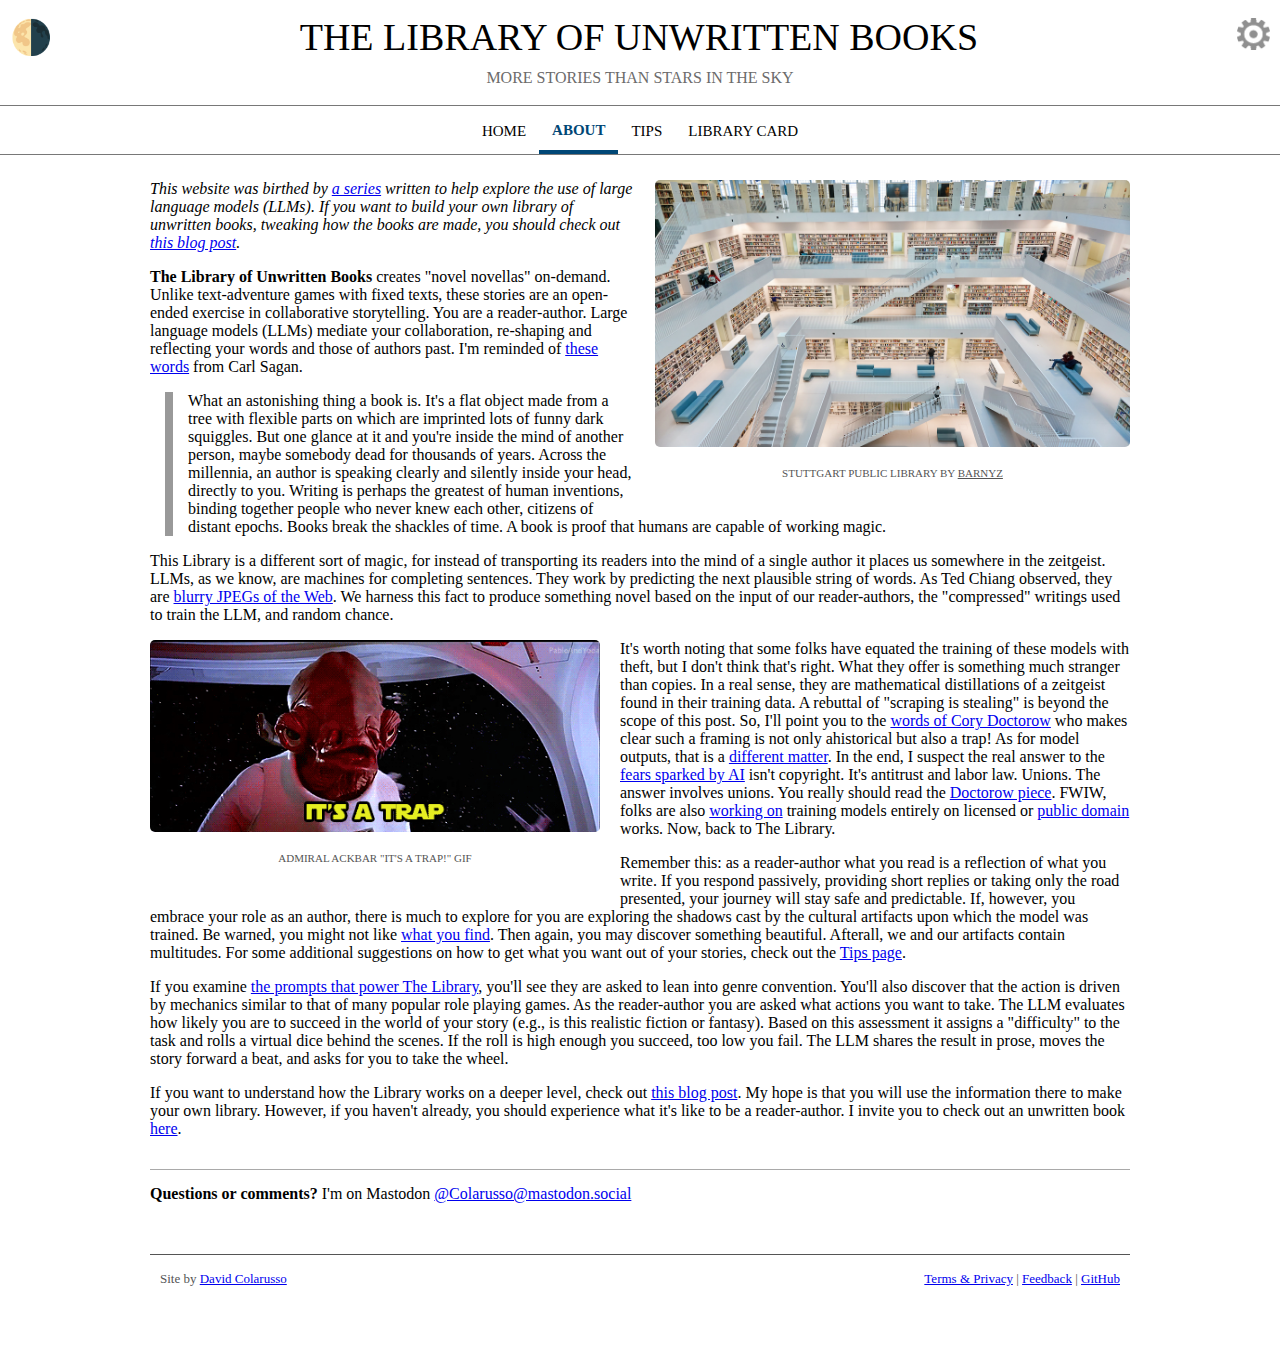
<file: about/index.html>
<!DOCTYPE html>
<HTML><HEAD>

  <!-- Set base for this page equal to domain root -->
  <base href="../">

<!-- Page-specific metadata -->
<title>About | The Library of Unwritten Books</title>
<meta property="og:type" content="website"/>
<meta property="og:title" content="About | The Library of Unwritten Books"/>
<meta property="og:description" content=" The Library of Unwritten Books creates &quot;novel novellas&quot; on-demand. Unlike text-adventure games with fixed texts, these stories are an open-ended exercise in collaborative storytelling. You are a reader-author. Large language models (LLMs) mediate your collaboration, re-shaping and reflecting your words and those of authors past. I'm reminded of these words from Carl Sagan.

What an astonishing thing a book is. It's a flat object made from a tree with flexible parts on which are imprinted lots of funny dark squiggles. But one glance at it and you're inside the mind of another person, maybe somebody dead for thousands of years. Across the millennia, an author is speaking clearly and silently inside your head, directly to you. Writing is perhaps the greatest of human inventions, binding together people who never knew each other, citizens of distant epochs. Books break the shackles of time. A book is proof that humans are capable of working magic.  "/>
<meta property="og:image" content="http://www.davidcolarusso.com/images/50-days/library.png"/>
<meta property="og:image:width" content="1024" />
<meta property="og:image:height" content="576" />

<!-- Global site tag (gtag.js) - Google Analytics -->
<script async src="https://www.googletagmanager.com/gtag/js?id=G-9L150R8REY"></script>
<script>
  window.dataLayer = window.dataLayer || [];
  function gtag(){dataLayer.push(arguments);}
  gtag('js', new Date());
  gtag('config', 'G-9L150R8REY');
</script>

<!-- Metadata for mobile -->
<meta http-equiv="Content-type" content="text/html;charset=UTF-8"/>
<meta name="viewport" content="width=device-width, initial-scale=1.0, user-scalable=0" />
<meta name="apple-mobile-web-app-capable" content="no" />
<link rel="apple-touch-icon" href="images/home_icon.png"/>

<!-- JS & style -->
<link rel="shortcut icon" type="image/x-icon" href="favicon.ico">
<link rel="stylesheet" type="text/css" href="css/style.css?v=2024-07-21">
<script src="js/functions.js?v=2024-07-21"></script>

<!-- AddToAny -->
<script>
  var a2a_config = a2a_config || {};
  a2a_config.num_services = 10;
  a2a_config.show_title = 1;
</script>
<script async src="https://static.addtoany.com/menu/page.js" onerror="share.innerHTML='';"></script>

</HEAD>
<BODY BGCOLOR="#ffffff" BACKGROUND="" MARGINWIDTH="0" MARGINHEIGHT="0">

<!-- Message Banner -->
<div id="msg_bar" style="display:none;"></div>

<!-- Title and share -->
<div class="title_bar">
  <div class="home">
    <a href="javascript:void('')" tabindex="1" id="toggle-mode">🌗</a>
  </div>  
  <div class="settings">
    <a href="settings/" tabindex="4"><img src="images/settings.png" class="settings_btn"></a>
  </div>
  <div id="share">
      <div class="a2a_kit a2a_kit_size_32 a2a_default_style" data-a2a-url="https://libraryofunwrittenbooks.org/about/" data-a2a-title="About | The Library of Unwritten Books">
        <a class="a2a_dd" tabindex="3" href="https://www.addtoany.com/share"></a>
      </div>
  </div>
  <span id="title"><a href="./"  tabindex="2" class="title_home">The Library of Unwritten Books</a></span>
  <div id="subtitle">More stories than stars in the sky</div>
</div>

<!-- Menu -->
<div class="menu_bar">
  <a href="." class="menu_item">Home</a>
  <a href="about/" class="menu_item choosen">About</a>
  <a href="tips/" class="menu_item">Tips</a>
  <a href="card/" class="menu_item">Library Card</a>
</div>

<div class="content">
<!-- START PAGE CONTENT -->
<div id="page">

  <div class="featured_img_right">
    <a href="images/library.png"><img src="images/library.png" ALT="Stuttgart public library" class="list_img_file"/></a>
    <div class="caption">
      Stuttgart Public Library by <a href="https://www.flickr.com/photos/75487768@N04/51252814218/in/photostream/" target="_blank" class="captionlnk">barnyz</a>
    </div>
  </div>

  <p>
    <i>This website was birthed by <a href="https://sadlynothavocdinosaur.com/posts/50-days-of-lit-prompts/" target="_blank">a series</a> written to help explore the use of large language models (LLMs). If you want to build your own library of unwritten books, tweaking how the books are made, you should check out <a href="https://sadlynothavocdinosaur.com/posts/unwritten/" target="_blank">this blog post</a>.</i>
  </p>

  <p>
    <b>The Library of Unwritten Books</b> creates "novel novellas" on-demand. Unlike text-adventure games with fixed texts, these stories are an open-ended exercise in collaborative storytelling. You are a reader-author. Large language models (LLMs) mediate your collaboration, re-shaping and reflecting your words and those of authors past.  I'm reminded of <a href="https://www.youtube.com/watch?v=2dStjjuqM4M" target="_blank">these words</a> from Carl Sagan.
  </p>

  <blockquote>
    What an astonishing thing a book is. It's a flat object made from a tree with flexible parts on which are imprinted lots of funny dark squiggles. But one glance at it and you're inside the mind of another person, maybe somebody dead for thousands of years. Across the millennia, an author is speaking clearly and silently inside your head, directly to you. Writing is perhaps the greatest of human inventions, binding together people who never knew each other, citizens of distant epochs. Books break the shackles of time. A book is proof that humans are capable of working magic.
  </blockquote>

  <p>
    This Library is a different sort of magic, for instead of transporting its readers into the mind of a single author it places us somewhere in the zeitgeist. LLMs, as we know, are machines for completing sentences. They work by predicting the next plausible string of words. As Ted Chiang observed, they are <a href="https://www.newyorker.com/tech/annals-of-technology/chatgpt-is-a-blurry-jpeg-of-the-web" target="_blank">blurry JPEGs of the Web</a>. We harness this fact to produce something novel based on the input of our reader-authors, the "compressed" writings used to train the LLM, and random chance.
  </p>

  <div class="featured_img">
    <a href="images/itsatrap.gif"><img src="images/itsatrap.gif" alt="Admiral Ackbar ''It's a trap!'' GIF" class="list_img_file"></a>
    <div class="caption">
      Admiral Ackbar "It's a trap!" GIF
    </div>
  </div>

  <p>
    It's worth noting that some folks have equated the training of these models with theft, but I don't think that's right. What they offer is something much stranger than copies. In a real sense, they are mathematical distillations of a zeitgeist found in their training data. A rebuttal of "scraping is stealing" is beyond the scope of this post. So, I'll point you to the <a href="https://pluralistic.net/2024/03/13/hey-look-over-there/#lets-you-and-he-fight" target="_blank">words of Cory Doctorow</a> who makes clear such a framing is not only ahistorical but also a trap! As for model outputs, that is a <a href="https://www.techdirt.com/2024/01/05/copyright-liability-on-llms-should-mostly-fall-on-the-prompter-not-the-service/" target="_blank">different matter</a>. In the end, I suspect the real answer to the <a href="https://www.newyorker.com/science/annals-of-artificial-intelligence/will-ai-become-the-new-mckinsey" target="_blank">fears sparked by AI</a> isn't copyright. It's antitrust and labor law. Unions. The answer involves unions. You really should read the <a href="https://pluralistic.net/2024/03/13/hey-look-over-there/#lets-you-and-he-fight" target="_blank">Doctorow piece</a>. FWIW, folks are also <a href="https://venturebeat.com/ai/the-first-fairly-trained-ai-large-language-model-is-here/" target="_blank">working on</a> training models entirely on licensed or <a href="https://huggingface.co/blog/Pclanglais/common-corpus" target="_blank">public domain</a> works. Now, back to The Library.
  </p>

  <p>
    Remember this: as a reader-author what you read is a reflection of what you write. If you respond passively, providing short replies or taking only the road presented, your journey will stay safe and predictable. If, however, you embrace your role as an author, there is much to explore for you are exploring the shadows cast by the cultural artifacts upon which the model was trained. Be warned, you might not like <a href="https://dl.acm.org/doi/10.1145/3442188.3445922" target="_blank">what you find</a>. Then again, you may discover something beautiful. Afterall, we and our artifacts contain multitudes. For some additional suggestions on how to get what you want out of your stories, check out the <a href="tips/">Tips page</a>.
  </p>
  <p>
    If you examine <a href="https://sadlynothavocdinosaur.com/posts/unwritten/#template" target="_blank">the prompts that power The Library</a>, you'll see they are asked to lean into genre convention. You'll also discover that the action is driven by mechanics similar to that of many popular role playing games. As the reader-author you are asked what actions you want to take. The LLM evaluates how likely you are to succeed in the world of your story (e.g., is this realistic fiction or fantasy). Based on this assessment it assigns a "difficulty" to the task and rolls a virtual dice behind the scenes. If the roll is high enough you succeed, too low you fail. The LLM shares the result in prose, moves the story forward a beat, and asks for you to take the wheel.
  </p>
  <p>
    If you want to understand how the Library works on a deeper level, check out <a href="https://sadlynothavocdinosaur.com/posts/unwritten/" target="_blank">this blog post</a>. My hope is that you will use the information there to make your own library. However, if you haven't already, you should experience what it's like to be a reader-author. I invite you to check out an unwritten book <a href=".">here</a>. 
  </p>

  <hr>
  <p>
    <b>Questions or comments?</b> I'm on Mastodon <a href="https://mastodon.social/@Colarusso" target="_blank">@Colarusso@mastodon.social</a>
  </p>
</div>

<!-- END PAGE CONTENT -->
<div class="footer">
  <span class="footer_links">
    <a href="./terms-et-al/">Terms &amp; Privacy</a> 
    | <a href="https://github.com/colarusso/library-of-unwritten-books/issues" target="_blank">Feedback</a> 
    | <a href="https://github.com/colarusso/library-of-unwritten-books" target="_blank">GitHub</a>
  </span>
  <span class="byline">Site by <a href="https://mastodon.social/@Colarusso" target="_blank">David Colarusso</a></span>
</div>
</div>

</BODY></HTML>
</file>
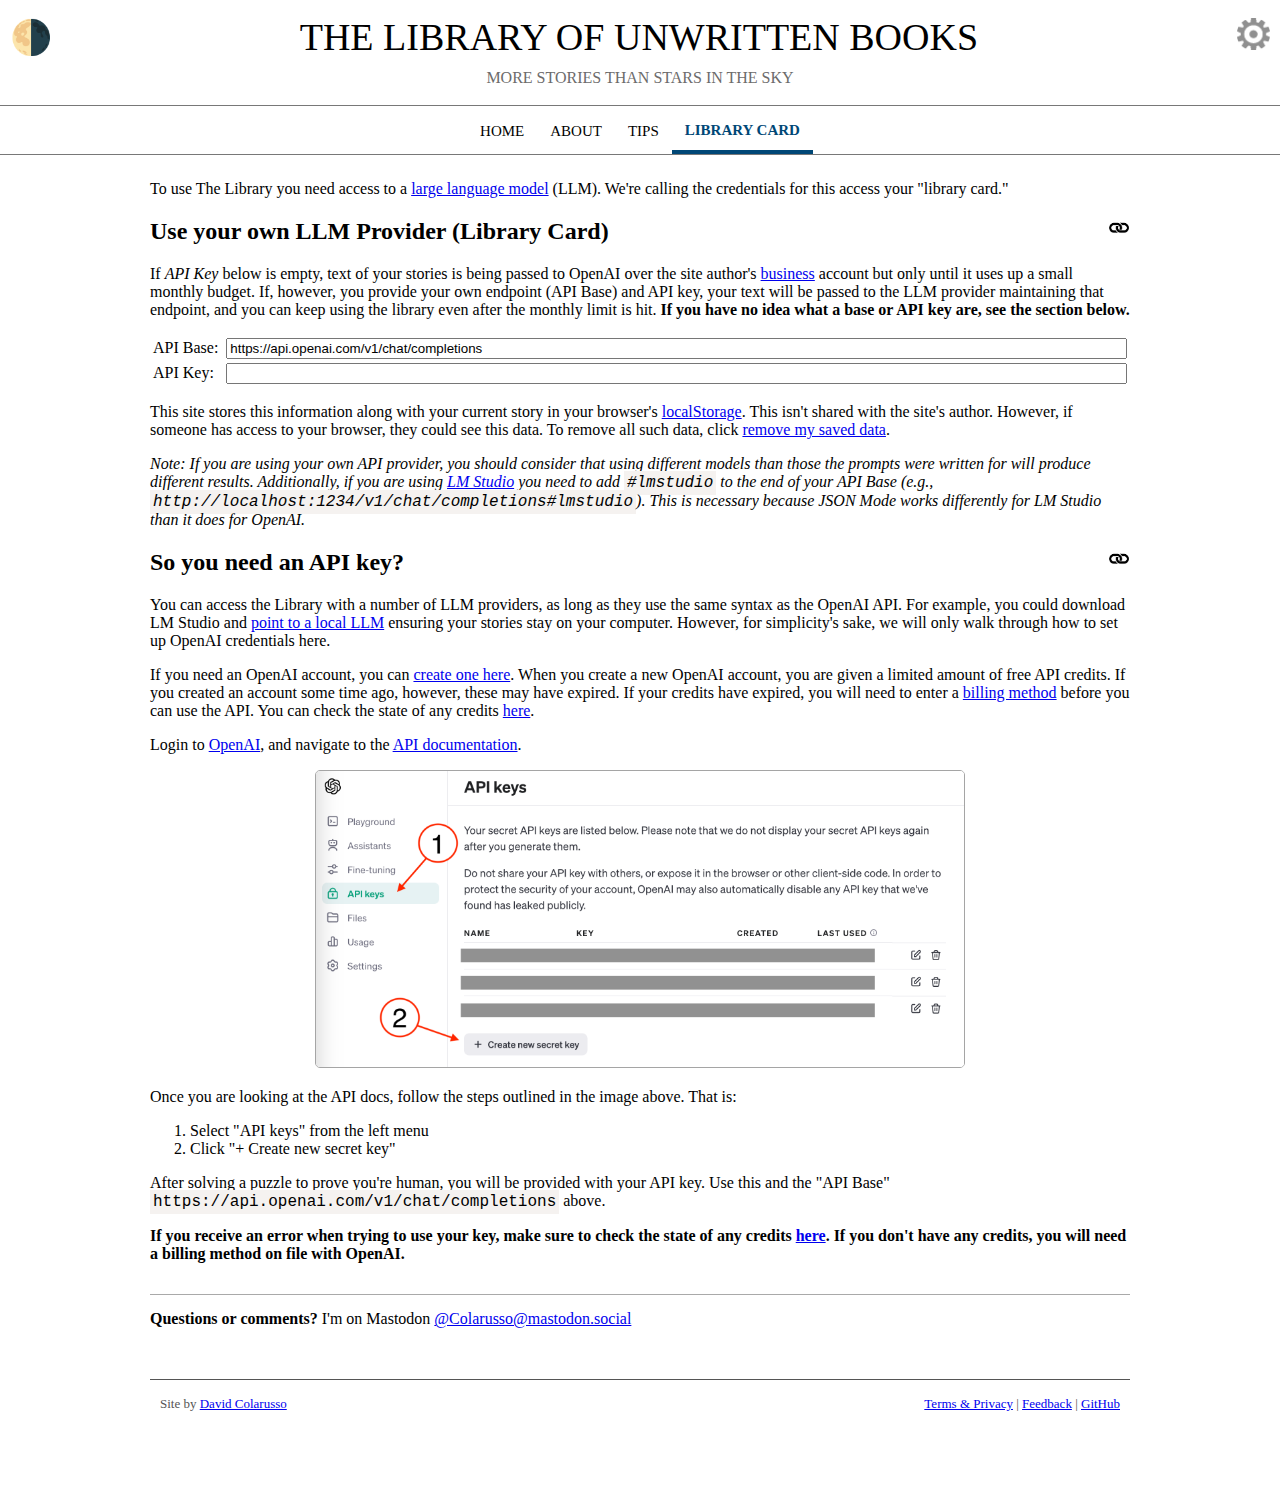
<file: card/index.html>
<!DOCTYPE html>
<HTML><HEAD>

  <!-- Set base for this page equal to domain root -->
  <base href="../">

<!-- Page-specific metadata -->
<title>Library Card | The Library of Unwritten Books</title>
<meta property="og:type" content="website"/>
<meta property="og:title" content="Library Card | The Library of Unwritten Books"/>
<meta property="og:description" content="If API Key below is empty, text of your stories is being passed to OpenAI over the site author's business account. The site author will turn off this access for all users once it hits a prepaid limit. If, however, you provide your own endpoint (API Base) and API key, your text will be passed to the LLM provider maintaining that endpoint, and you can keep using the library even after the limit is hit. If you have no idea what a base or API key are, see the section below.  "/>
<meta property="og:image" content="http://www.davidcolarusso.com/images/50-days/library.png"/>
<meta property="og:image:width" content="1024" />
<meta property="og:image:height" content="576" />

<!-- Global site tag (gtag.js) - Google Analytics -->
<script async src="https://www.googletagmanager.com/gtag/js?id=G-9L150R8REY"></script>
<script>
  window.dataLayer = window.dataLayer || [];
  function gtag(){dataLayer.push(arguments);}
  gtag('js', new Date());
  gtag('config', 'G-9L150R8REY');
</script>

<!-- Metadata for mobile -->
<meta http-equiv="Content-type" content="text/html;charset=UTF-8"/>
<meta name="viewport" content="width=device-width, initial-scale=1.0, user-scalable=0" />
<meta name="apple-mobile-web-app-capable" content="no" />
<link rel="apple-touch-icon" href="images/home_icon.png"/>

<!-- JS & style -->
<link rel="shortcut icon" type="image/x-icon" href="favicon.ico">
<link rel="stylesheet" type="text/css" href="css/style.css?v=2024-07-21">
<script src="js/functions.js?v=2024-07-21"></script>

<!-- AddToAny -->
<script>
  var a2a_config = a2a_config || {};
  a2a_config.num_services = 10;
  a2a_config.show_title = 1;
</script>
<script async src="https://static.addtoany.com/menu/page.js" onerror="share.innerHTML='';"></script>

</HEAD>
<BODY BGCOLOR="#ffffff" BACKGROUND="" MARGINWIDTH="0" MARGINHEIGHT="0">

<!-- Message Banner -->
<div id="msg_bar" style="display:none;"></div>

<!-- Title and share -->
<div class="title_bar">
  <div class="home">
    <a href="javascript:void('')" tabindex="1" id="toggle-mode">🌗</a>
  </div>  
  <div class="settings">
    <a href="settings/" tabindex="4"><img src="images/settings.png" class="settings_btn"></a>
  </div>
  <div id="share">
      <div class="a2a_kit a2a_kit_size_32 a2a_default_style" data-a2a-url="https://libraryofunwrittenbooks.org/about/" data-a2a-title="About | The Library of Unwritten Books">
        <a class="a2a_dd" tabindex="3" href="https://www.addtoany.com/share"></a>
      </div>
  </div>
  <span id="title"><a href="./"  tabindex="2" class="title_home">The Library of Unwritten Books</a></span>
  <div id="subtitle">More stories than stars in the sky</div>
</div>

<!-- Menu -->
<div class="menu_bar">
  <a href="." class="menu_item">Home</a>
  <a href="about/" class="menu_item">About</a>
  <a href="tips/" class="menu_item">Tips</a>
  <a href="card/" class="menu_item choosen">Library Card</a>
</div>

<div class="content">
<!-- START PAGE CONTENT -->
<div id="page">

  <p>
    To use The Library you need access to a <a href="https://en.wikipedia.org/wiki/Large_language_model" target="_blank">large language model</a> (LLM). We're calling the credentials for this access your "library card."
  </p>

  <h2><a name="card" href="card/#card" class="anchor" alt="deep link to this section"></a>Use your own LLM Provider (Library Card)</h2>

  <p>
    If <i>API Key</i> below is empty, text of your stories is being passed to OpenAI over the site author's <a href="https://openai.com/policies/business-terms" target="_blank">business</a> account but only until it uses up a small monthly budget. If, however, you provide your own endpoint (API Base) and API key, your text will be passed to the LLM provider maintaining that endpoint, and you can keep using the library even after the monthly limit is hit. <b>If you have no idea what a base or API key are, see the section below.</b>  
  </p>

  <table>
    <tr><td width="1%">API&nbsp;Base:&nbsp;</td><td width="100%"><input id="api_base" style="width:100%"></td></tr>
    <tr><td width="1%">API&nbsp;Key:&nbsp;</td><td width="100%"><input id="api_key" style="width:100%"></td></tr>
  </table>

  <p>
    This site stores this information along with your current story in your browser's <a href="https://developer.mozilla.org/en-US/docs/Web/API/Window/localStorage" target="_blank">localStorage</a>. This isn't shared with the site's author. However, if someone has access to your browser, they could see this data. To remove all such data, click <a href="javascript:document.getElementById('api_base').value='';document.getElementById('api_key').value='';localStorage.clear();alert('localStorage cleared!');location.reload();">remove my saved data</a>.
  </p>

  <p>
    <i>Note: If you are using your own API provider, you should consider that using different models than those the prompts were written for will produce different results. Additionally, if you are using <a href="https://github.com/SuffolkLITLab/prompts?tab=readme-ov-file#using-lm-studio-with-lit-prompts" target="_blank">LM Studio</a> you need to add  <code>#lmstudio</code> to the end of your API Base (e.g., <code>http://localhost:1234/v1/chat/completions#lmstudio</code>). This is necessary because JSON Mode works differently for LM Studio than it does for OpenAI.</i>
  </p>

  <h2><a name="key" href="card/#key" class="anchor" alt="deep link to this section"></a>So you need an API key?</h2>

  <p>
    You can access the Library with a number of LLM providers, as long as they use the same syntax as the OpenAI API. For example, you could download LM Studio and <a href="https://github.com/SuffolkLITLab/prompts?tab=readme-ov-file#using-lm-studio-with-lit-prompts" target="_blank">point to a local LLM</a> ensuring your stories stay on your computer. However, for simplicity's sake, we will only walk through how to set up OpenAI credentials here. 
  </p>

  <p>
    If you need an OpenAI account, you can <a href="https://platform.openai.com/signup" target="_blank">create one here</a>. When you create a new OpenAI account, you are given a limited amount of free API credits. If you created an account some time ago, however, these may have expired. If your credits have expired, you will need to enter a <a href="https://platform.openai.com/account/billing/overview" target="_blank">billing method</a> before you can use the API. You can check the state of any credits <a href="https://platform.openai.com/usage" target="_blank">here</a>. 
  </p>
  <p>
    Login to <a href="https://openai.com/" target="_blank">OpenAI</a>, and navigate to the <a href="https://platform.openai.com/docs/" target="_blank">API documentation</a>. 
  </p>
  <div class="featured_img_center">
    <a href="images/OpenAI_keys.png"><img src="images/OpenAI_keys.png" ALT="Screenshot of the OpenAI API Keys page showing where to click to create a new key." class="list_img_file" style="border: 1px solid #a5a5a5;"/></a>
  </div>
  <p>Once you are looking at the API docs, follow the steps outlined in the image above. That is:
  <ol>
    <li>Select "API keys" from the left menu</li>
    <li>Click "+ Create new secret key"</li>
  </ol>
  <p>After solving a puzzle to prove you're human, you will be provided with your API key. Use this and the "API Base" <code>https://api.openai.com/v1/chat/completions</code> above.</p>
      <p>
    <b>If you receive an error when trying to use your key, make sure to check the state of any credits <a href="https://platform.openai.com/usage" target="_blank">here</a>. If you don't have any credits, you will need a billing method on file with OpenAI.</b>
  </p>

  <hr>
  <p>
    <b>Questions or comments?</b> I'm on Mastodon <a href="https://mastodon.social/@Colarusso" target="_blank">@Colarusso@mastodon.social</a>
  </p>

</div>

<!-- END PAGE CONTENT -->
<div class="footer">
  <span class="footer_links">
    <a href="./terms-et-al/">Terms &amp; Privacy</a> 
    | <a href="https://github.com/colarusso/library-of-unwritten-books/issues" target="_blank">Feedback</a> 
    | <a href="https://github.com/colarusso/library-of-unwritten-books" target="_blank">GitHub</a>
  </span>
  <span class="byline">Site by <a href="https://mastodon.social/@Colarusso" target="_blank">David Colarusso</a></span>
</div>
</div>

<script>
  document.addEventListener('DOMContentLoaded', function() {
    // Load saved text from localStorage
    var api_key = localStorage.getItem('api_key');
    if (api_key) {
        document.getElementById('api_key').value = api_key;
    }
    // Save text to localStorage on change
    document.getElementById('api_key').addEventListener('input', function() {
        localStorage.setItem('api_key', this.value);
    });

    // Load saved text from localStorage
    var api_base = localStorage.getItem('api_base') || "https://api.openai.com/v1/chat/completions";
    if (api_base) {
        document.getElementById('api_base').value = api_base;
    }

    // Save text to localStorage on change
    document.getElementById('api_base').addEventListener('input', function() {
        localStorage.setItem('api_base', this.value);
    });
  });
</script>

</BODY></HTML>
</file>
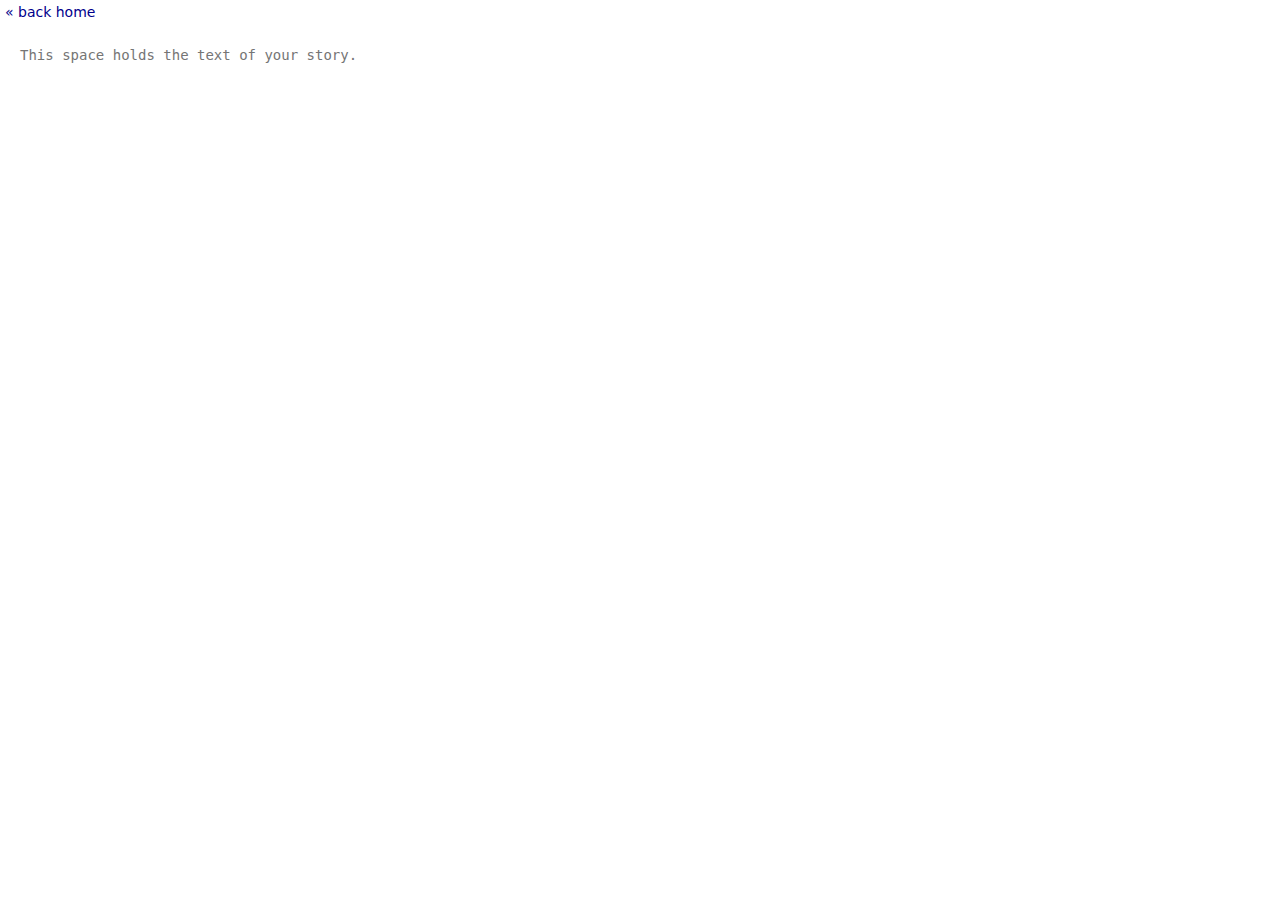
<file: edit/index.html>
<!DOCTYPE html>
<html>
  <head>
    <title>LIT: Scratch Pad</title>
    <script src="../js/functions.js?v=2024-07-21"></script>
    <link rel="stylesheet" href="../css/scratch.css?v=2024-07-21" />

    <!-- Metadata for mobile -->
    <meta http-equiv="Content-type" content="text/html;charset=UTF-8"/>
    <meta name="viewport" content="width=device-width, initial-scale=1.0, user-scalable=0" />
    <meta name="apple-mobile-web-app-capable" content="no" />

  </head>
  <body>
    <div class="file_menu">
      <a href="../" id="back_home" class="files">&laquo; back home</a>  
    </div>
    <div class="scratch_frame">
      <textarea id="scratch_pad" placeholder="This space holds the text of your story."></textarea>
    </div>    
  </body>
  <script src="../js/scratch.js?v=2024-07-21"></script>
</html>
</file>
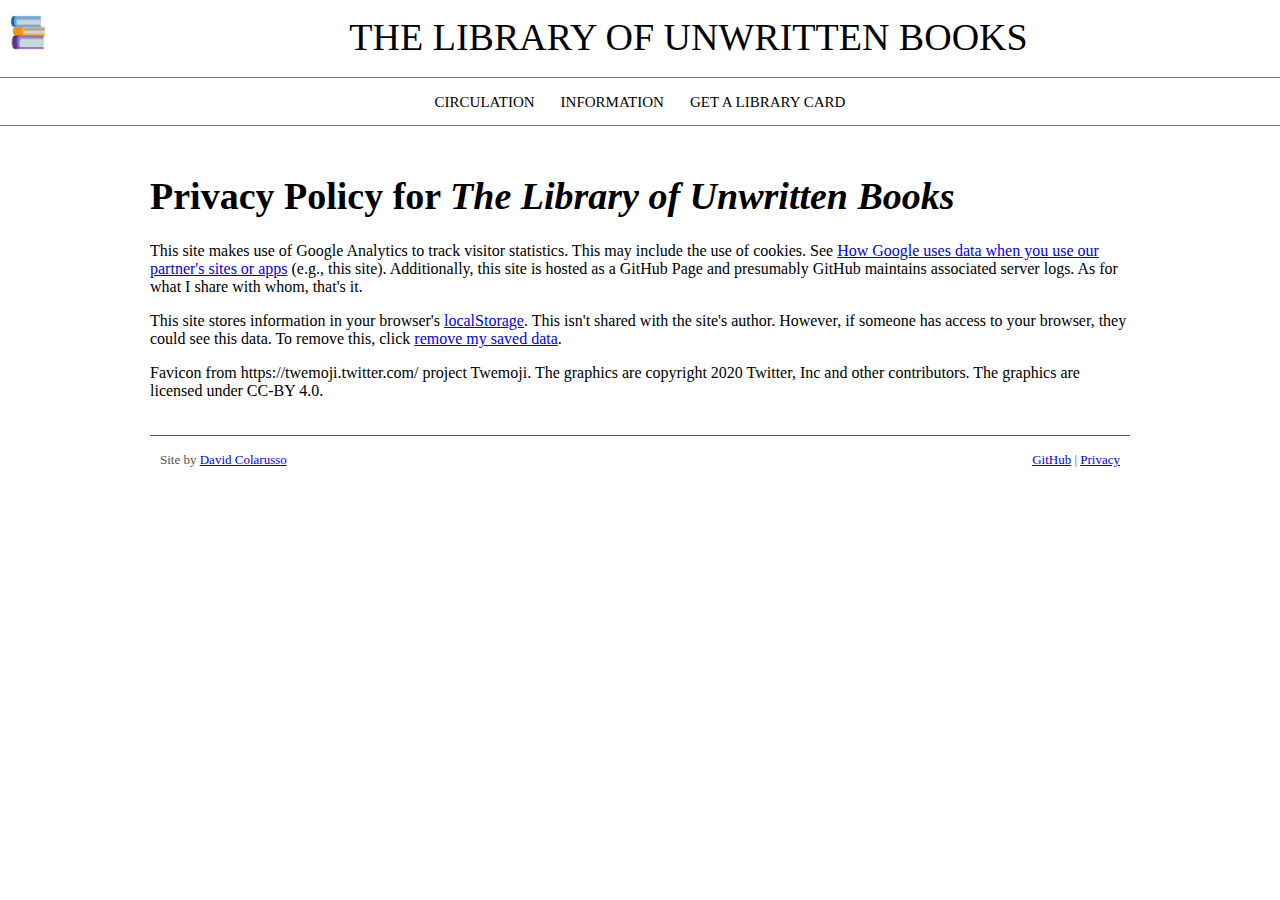
<file: privacy/index.html>
<!DOCTYPE html>
<HTML><HEAD>

  <!-- Set base for this page equal to domain root -->
  <base href="../">

<!-- Page-specific metadata -->
<title>The Library of Unwritten Books</title>
<meta property="og:type" content="website"/>
<meta property="og:publish_date" content="2024-01-12T00:00:00-0500"/>
<meta property="og:title" content="XXXX"/>
<meta property="og:description" content="XXXX "/>
<meta property="og:image" content="images/XXXX.png"/>
<meta property="og:image:width" content="1024" />
<meta property="og:image:height" content="1024" />

<!-- Global site tag (gtag.js) - Google Analytics -->
<script async src="https://www.googletagmanager.com/gtag/js?id=G-ST9X6H808L"></script>
<script>
  window.dataLayer = window.dataLayer || [];
  function gtag(){dataLayer.push(arguments);}
  gtag('js', new Date());
  gtag('config', 'G-ST9X6H808L');
</script>

<!-- Metadata for mobile -->
<meta http-equiv="Content-type" content="text/html;charset=UTF-8"/>
<meta name="viewport" content="width=device-width, initial-scale=1.0, user-scalable=0" />
<meta name="apple-mobile-web-app-capable" content="no" />
<link rel="apple-touch-icon" href="images/XXXX.png"/>

<!-- JS & style -->
<link rel="shortcut icon" type="image/x-icon" href="favicon.ico">
<link rel="stylesheet" type="text/css" href="css/style.css?v=2024-01-30">
<script src="js/functions.js?v=2024-01-30"></script>

<!-- AddToAny -->
<script>
  var a2a_config = a2a_config || {};
  a2a_config.num_services = 10;
  a2a_config.show_title = 1;
</script>
<script async src="https://static.addtoany.com/menu/page.js"></script>

</HEAD>
<BODY BGCOLOR="#ffffff" BACKGROUND="" MARGINWIDTH="0" MARGINHEIGHT="0">

<!-- Message Banner -->
<div id="msg_bar" style="display:none;"></div>

<!-- Title and share -->
<div class="title_bar">
  <div class="home">
    <a href="./" tabindex="1"><img src="images/home.png" class="home_btn"></a>
  </div>  
  <div class="share">
      <div class="a2a_kit a2a_kit_size_32 a2a_default_style" data-a2a-url="https://libraryofunwrittenbooks.org/" data-a2a-title="The Library of Unwritten Books">
        <a class="a2a_button_mastodon"></a>
        <a class="a2a_dd" href="https://www.addtoany.com/share"></a>
      </div>
  </div>
  <span id="title"><a href="./" class="title_home">The Library of Unwritten Books</a></span>
</div>

<!-- Menu -->
<div class="menu_bar">
<a href="." class="menu_item">Circulation</a>
<a href="info/" class="menu_item">Information</a>
<a href="card/" class="menu_item">Get a Library Card</a>
</div>

<div class="content">
<!-- START PAGE CONTENT -->
<div id="page">
  <h1 class="post_title">Privacy Policy for <i>The Library of Unwritten Books</i></h1>
  <p>
    This site makes use of Google Analytics to track visitor statistics. This may include the use of cookies. See <a href="https://policies.google.com/technologies/partner-sites" target="_blank">How Google uses data when you use our partner's sites or apps</a> (e.g., this site). Additionally, this site is hosted as a GitHub Page and presumably GitHub maintains associated server logs. As for what I share with whom, that's it. 
  </p>
  <p>
    This site stores information in your browser's <a href="https://developer.mozilla.org/en-US/docs/Web/API/Window/localStorage" target="_blank">localStorage</a>. This isn't shared with the site's author. However, if someone has access to your browser, they could see this data. To remove this, click <a href="javascript:localStorage.clear();alert('localStorage cleared!')">remove my saved data</a>.
  </p>

  Favicon from https://twemoji.twitter.com/  project Twemoji. The graphics are copyright 2020 Twitter, Inc and other contributors. The graphics are licensed under CC-BY 4.0. 
</div>

<!-- END PAGE CONTENT -->
<div class="footer">
  <span class="footer_links">
    <a href="https://github.com/colarusso/library-of-unwritten-books" target="_blank">GitHub</a>
    | <a href="./privacy">Privacy</a> 
  </span>
  <span class="byline">Site by <a href="https://mastodon.social/@Colarusso" target="_blank">David Colarusso</a></span>
</div>
</div>

</BODY></HTML>
</file>
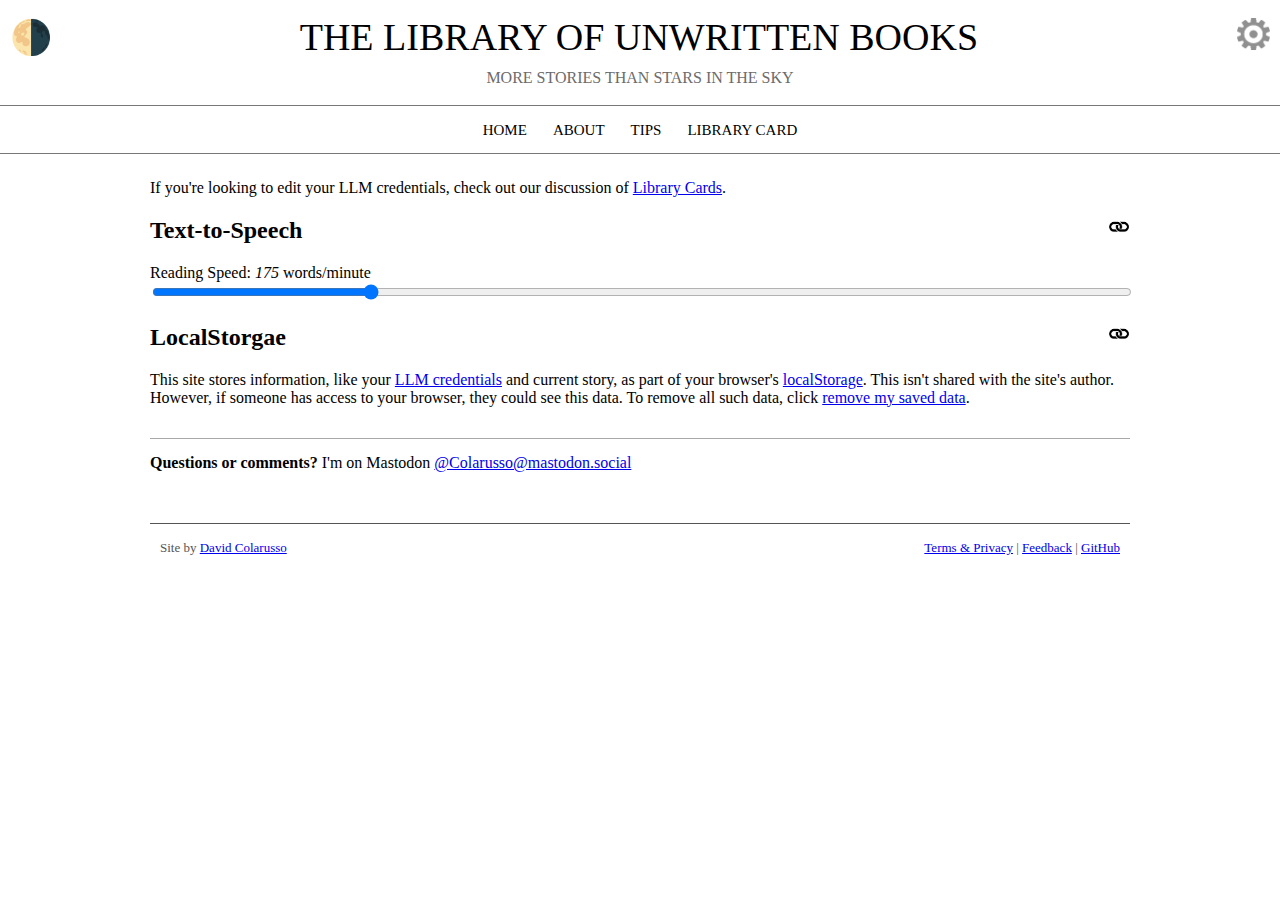
<file: settings/index.html>
<!DOCTYPE html>
<HTML><HEAD>

  <!-- Set base for this page equal to domain root -->
  <base href="../">

<!-- Page-specific metadata -->
<title>Tips | The Library of Unwritten Books</title>
<meta property="og:type" content="website"/>
<meta property="og:title" content="Settings | The Library of Unwritten Books"/>
<meta property="og:description" content="Like most things in life, what you get out of your unwritten book depends on what you put in. If you respond passively, providing short replies or taking only the road presented, your journey will stay safe and predictable. I for one find this unsatisfying. It may also lead you to believe the Library's stories aren't that good. To which I would respond, &quot;You are a reader-author, act like it!&quot; Only by embracing your role as an author will the stories be anything more than average. That's because the machine-generated text is a string of the next most-plausible words. How does it decide what's &quot;most plausible?&quot; Well, it actually kind of averages all the texts in its training data. By default, these stories are average. They also tend to lack strong plotting. Mostly, it's one thing after another, each scene shaped by what came before and genre conventions. Given these realities, I've found the following two mindsets to work best when read-writing, those of goal seekers and zeitgeist explorers. Both recognize the need to actively push at the boundaries of the world in which they find themselves.  "/>
<meta property="og:image" content="http://www.davidcolarusso.com/images/50-days/alice_tea_party.jpg"/>
<meta property="og:image:width" content="862" />
<meta property="og:image:height" content="658" />

<!-- Global site tag (gtag.js) - Google Analytics -->
<script async src="https://www.googletagmanager.com/gtag/js?id=G-9L150R8REY"></script>
<script>
  window.dataLayer = window.dataLayer || [];
  function gtag(){dataLayer.push(arguments);}
  gtag('js', new Date());
  gtag('config', 'G-9L150R8REY');
</script>

<!-- Metadata for mobile -->
<meta http-equiv="Content-type" content="text/html;charset=UTF-8"/>
<meta name="viewport" content="width=device-width, initial-scale=1.0, user-scalable=0" />
<meta name="apple-mobile-web-app-capable" content="no" />
<link rel="apple-touch-icon" href="images/home_icon.png"/>

<!-- JS & style -->
<link rel="shortcut icon" type="image/x-icon" href="favicon.ico">
<link rel="stylesheet" type="text/css" href="css/style.css?v=2024-07-21">
<script src="js/functions.js?v=2024-07-21"></script>

<!-- AddToAny -->
<script>
  var a2a_config = a2a_config || {};
  a2a_config.num_services = 10;
  a2a_config.show_title = 1;
</script>
<script async src="https://static.addtoany.com/menu/page.js" onerror="share.innerHTML='';"></script>

</HEAD>
<BODY BGCOLOR="#ffffff" BACKGROUND="" MARGINWIDTH="0" MARGINHEIGHT="0">

<!-- Message Banner -->
<div id="msg_bar" style="display:none;"></div>

<!-- Title and share -->
<div class="title_bar">
  <div class="home">
    <a href="javascript:void('')" tabindex="1" id="toggle-mode">🌗</a>
  </div>  
  <div class="settings">
    <a href="settings/" tabindex="4"><img src="images/settings.png" class="settings_btn"></a>
  </div>
  <div id="share">
      <div class="a2a_kit a2a_kit_size_32 a2a_default_style" data-a2a-url="https://libraryofunwrittenbooks.org/about/" data-a2a-title="About | The Library of Unwritten Books">
        <a class="a2a_dd" tabindex="3" href="https://www.addtoany.com/share"></a>
      </div>
  </div>
  <span id="title"><a href="./"  tabindex="2" class="title_home">The Library of Unwritten Books</a></span>
  <div id="subtitle">More stories than stars in the sky</div>
</div>

<!-- Menu -->
<div class="menu_bar">
  <a href="." class="menu_item">Home</a>
  <a href="about/" class="menu_item">About</a>
  <a href="tips/" class="menu_item">Tips</a>
  <a href="card/" class="menu_item">Library Card</a>
</div>

<div class="content">
<!-- START PAGE CONTENT -->
<div id="page">

  <p>If you're looking to edit your LLM credentials, check out our discussion of <a href="card/">Library Cards</a>.</p>

  <h2><a name="tts" href="settings/#tts" class="anchor" alt="deep link to this section"></a>Text-to-Speech</h2>

  <div>Reading Speed: <i id="wpm_n">175</i> words/minute</div>
  <input type="range" min="0" max="800" value="175" class="slider" id="wpm" onInput="document.getElementById('wpm_n').innerHTML = this.value;localStorage.setItem('wpm', this.value);">
  
  <h2><a name="storage" href="settings/#storage" class="anchor" alt="deep link to this section"></a>LocalStorgae</h2>

  <p>
    This site stores information, like your <a href="card/">LLM credentials</a> and current story, as part of your browser's <a href="https://developer.mozilla.org/en-US/docs/Web/API/Window/localStorage" target="_blank">localStorage</a>. This isn't shared with the site's author. However, if someone has access to your browser, they could see this data. To remove all such data, click <a href="javascript:localStorage.clear();document.getElementById('wpm').value = 175;document.getElementById('wpm_n').innerHTML = 175;localStorage.setItem('wpm',175);alert('localStorage cleared!');location.reload();">remove my saved data</a>.
  </p>

  <hr>
  <p>
    <b>Questions or comments?</b> I'm on Mastodon <a href="https://mastodon.social/@Colarusso" target="_blank">@Colarusso@mastodon.social</a>
  </p>


</div>

<!-- END PAGE CONTENT -->
<div class="footer">
  <span class="footer_links">
    <a href="./terms-et-al/">Terms &amp; Privacy</a> 
    | <a href="https://github.com/colarusso/library-of-unwritten-books/issues" target="_blank">Feedback</a> 
    | <a href="https://github.com/colarusso/library-of-unwritten-books" target="_blank">GitHub</a>
  </span>
  <span class="byline">Site by <a href="https://mastodon.social/@Colarusso" target="_blank">David Colarusso</a></span>
</div>
</div>
<script>
  const wordsPerMinute = localStorage.getItem('wpm') || document.getElementById('wpm').value; // Average reading speed
  document.getElementById('wpm').value = wordsPerMinute;
  document.getElementById('wpm_n').innerHTML = wordsPerMinute;
  localStorage.setItem('wpm',wordsPerMinute);
</script>

</BODY></HTML>
</file>
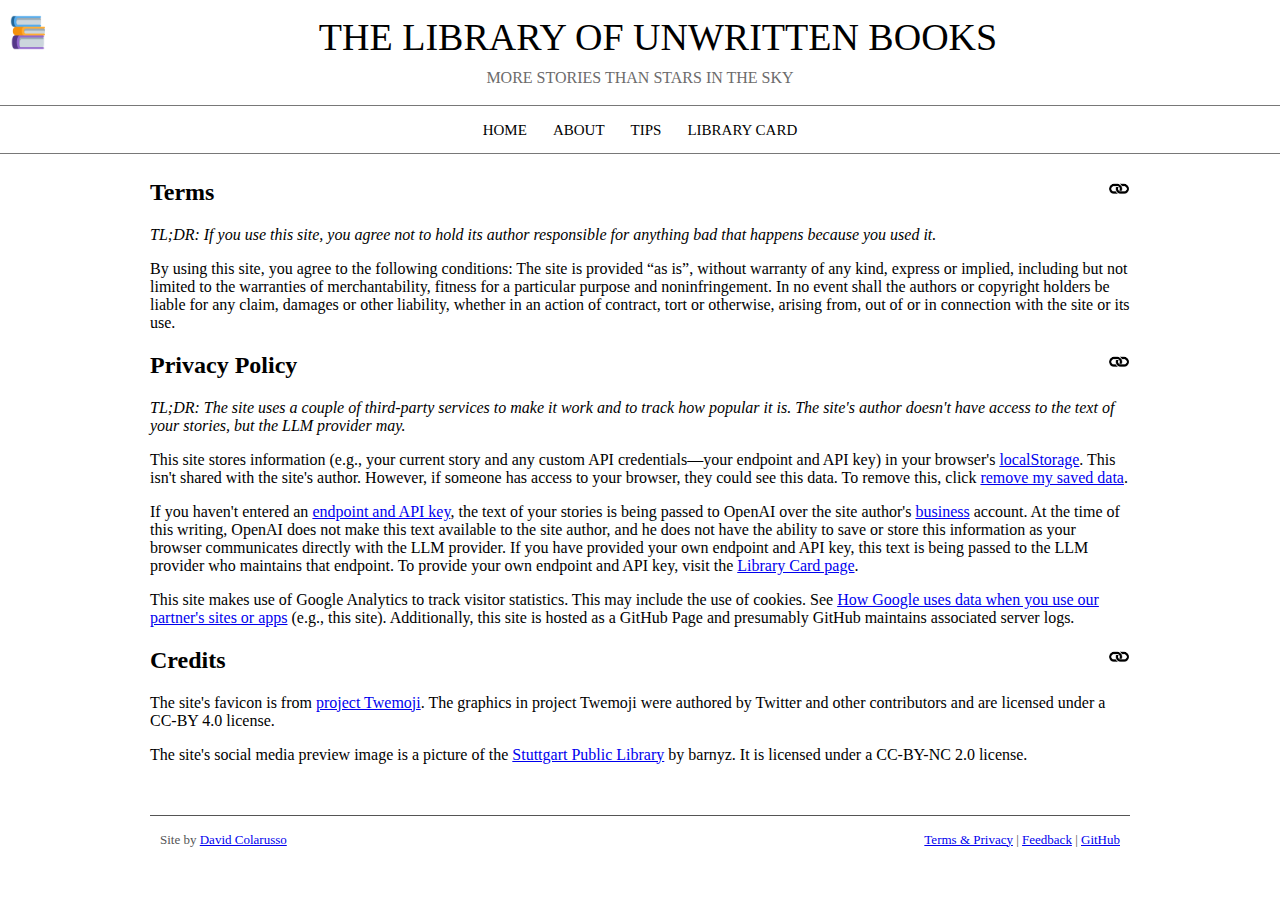
<file: terms-et-al/index.html>
<!DOCTYPE html>
<HTML><HEAD>

  <!-- Set base for this page equal to domain root -->
  <base href="../">

<!-- Page-specific metadata -->
<title>Terms et al. | The Library of Unwritten Books</title>
<meta property="og:type" content="website"/>
<meta property="og:title" content="Terms et al. | The Library of Unwritten Books"/>
<meta property="og:description" content="To check out an unwritten book, you must become a reader-author. Read; reply; repeat. Remember, what you read is a reflection of what you and other authors have written, and where one ends a story is at least as important as where one begins. "/>
<meta property="og:image" content="http://www.davidcolarusso.com/images/50-days/library.png"/>
<meta property="og:image:width" content="1024" />
<meta property="og:image:height" content="576" />

<!-- Global site tag (gtag.js) - Google Analytics -->
<script async src="https://www.googletagmanager.com/gtag/js?id=G-9L150R8REY"></script>
<script>
  window.dataLayer = window.dataLayer || [];
  function gtag(){dataLayer.push(arguments);}
  gtag('js', new Date());
  gtag('config', 'G-9L150R8REY');
</script>

<!-- Metadata for mobile -->
<meta http-equiv="Content-type" content="text/html;charset=UTF-8"/>
<meta name="viewport" content="width=device-width, initial-scale=1.0, user-scalable=0" />
<meta name="apple-mobile-web-app-capable" content="no" />
<link rel="apple-touch-icon" href="images/home_icon.png"/>

<!-- JS & style -->
<link rel="shortcut icon" type="image/x-icon" href="favicon.ico">
<link rel="stylesheet" type="text/css" href="css/style.css?v=2024-07-21">
<script src="js/functions.js?v=2024-07-21"></script>

<!-- AddToAny -->
<script>
  var a2a_config = a2a_config || {};
  a2a_config.num_services = 10;
  a2a_config.show_title = 1;
</script>
<script async src="https://static.addtoany.com/menu/page.js" onerror="share.innerHTML='';"></script>

</HEAD>
<BODY BGCOLOR="#ffffff" BACKGROUND="" MARGINWIDTH="0" MARGINHEIGHT="0">

<!-- Message Banner -->
<div id="msg_bar" style="display:none;"></div>

<!-- Title and share -->
<div class="title_bar">
  <div class="home">
    <a href="./" tabindex="1"><img src="images/home.png" class="home_btn"></a>
  </div>  
  <div id="share">
      <div class="a2a_kit a2a_kit_size_32 a2a_default_style" data-a2a-url="https://libraryofunwrittenbooks.org/terms-et-al/" data-a2a-title="Terms et al. | The Library of Unwritten Books">
        <a class="a2a_button_mastodon"></a>
        <a class="a2a_dd" href="https://www.addtoany.com/share"></a>
      </div>
  </div>
  <span id="title"><a href="./" class="title_home">The Library of Unwritten Books</a></span>
  <div id="subtitle">More stories than stars in the sky</div>
</div>

<!-- Menu -->
<div class="menu_bar">
  <a href="." class="menu_item">Home</a>
  <a href="about/" class="menu_item">About</a>
  <a href="tips/" class="menu_item">Tips</a>
  <a href="card/" class="menu_item">Library Card</a>
</div>

<div class="content">
<!-- START PAGE CONTENT -->
<div id="page">

  <h2><a name="terms" href="terms-et-al/#terms" class="anchor" alt="deep link to this section"></a>Terms</h2>
  <p><i>TL;DR: If you use this site, you agree not to hold its author responsible for anything bad that happens because you used it.</i></p>
  <p>
    By using this site, you agree to the following conditions: The site is provided “as is”, without warranty of any kind, express or implied, including but not limited to the warranties of merchantability, fitness for a particular purpose and noninfringement. In no event shall the authors or copyright holders be liable for any claim, damages or other liability, whether in an action of contract, tort or otherwise, arising from, out of or in connection with the site or its use.
  </p>


  <h2><a name="privacy" href="terms-et-al/#privacy" class="anchor" alt="deep link to this section"></a>Privacy Policy</h2>
  <p><i>TL;DR: The site uses a couple of third-party services to make it work and to track how popular it is. The site's author doesn't have access to the text of your stories, but the LLM provider may.</i></p>
  <p>
    This site stores information (e.g., your current story and any custom API credentials—your endpoint and API key) in your browser's <a href="https://developer.mozilla.org/en-US/docs/Web/API/Window/localStorage" target="_blank">localStorage</a>. This isn't shared with the site's author. However, if someone has access to your browser, they could see this data. To remove this, click <a href="javascript:localStorage.clear();alert('localStorage cleared!')">remove my saved data</a>.
  </p>
  <p>
    If you haven't entered an <a href="card/">endpoint and API key</a>, the text of your stories is being passed to OpenAI over the site author's <a href="https://openai.com/policies/business-terms" target="_blank">business</a> account. At the time of this writing, OpenAI does not make this text available to the site author, and he does not have the ability to save or store this information as your browser communicates directly with the LLM provider. If you have provided your own endpoint and API key, this text is being passed to the LLM provider who maintains that endpoint. To provide your own endpoint and API key, visit the <a href="card/">Library Card page</a>.
  </p>
  <p>
    This site makes use of Google Analytics to track visitor statistics. This may include the use of cookies. See <a href="https://policies.google.com/technologies/partner-sites" target="_blank">How Google uses data when you use our partner's sites or apps</a> (e.g., this site). Additionally, this site is hosted as a GitHub Page and presumably GitHub maintains associated server logs. 
  </p>

  <h2><a name="credits" href="terms-et-al/#credits" class="anchor" alt="deep link to this section"></a>Credits</h2>
  <p>
    The site's favicon is from <a href="https://twemoji.twitter.com/" target="_blank">project Twemoji</a>. The graphics in project Twemoji were authored by Twitter and other contributors and are licensed under a CC-BY 4.0 license. 
  </p>  
  <p>
    The site's social media preview image is a picture of the <a href="https://www.flickr.com/photos/75487768@N04/51252814218/in/photostream/" target="_blank">Stuttgart Public Library</a> by barnyz. It is licensed under a CC-BY-NC 2.0 license. 
  </p>
</div>

<!-- END PAGE CONTENT -->
<div class="footer">
  <span class="footer_links">
    <a href="./terms-et-al/">Terms &amp; Privacy</a> 
    | <a href="https://github.com/colarusso/library-of-unwritten-books/issues" target="_blank">Feedback</a> 
    | <a href="https://github.com/colarusso/library-of-unwritten-books" target="_blank">GitHub</a>
  </span>
  <span class="byline">Site by <a href="https://mastodon.social/@Colarusso" target="_blank">David Colarusso</a></span>
</div>
</div>

</BODY></HTML>
</file>
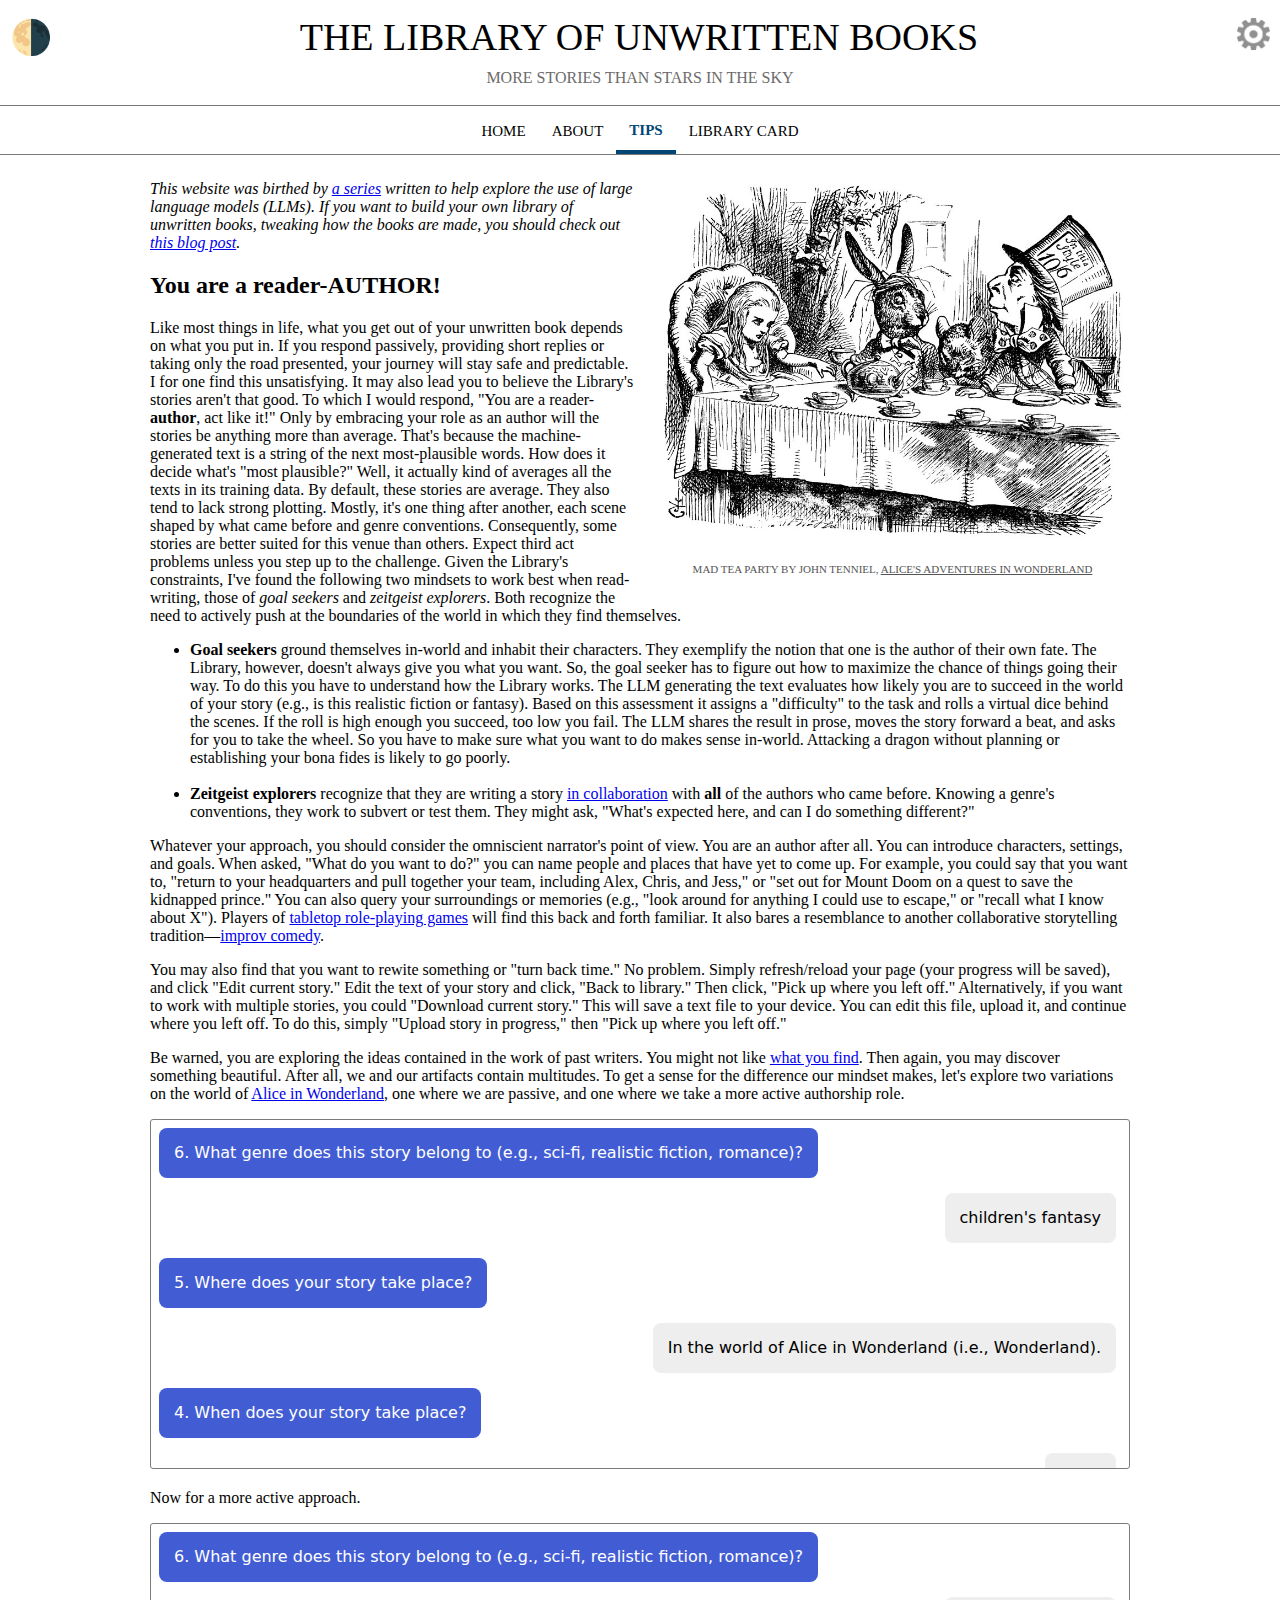
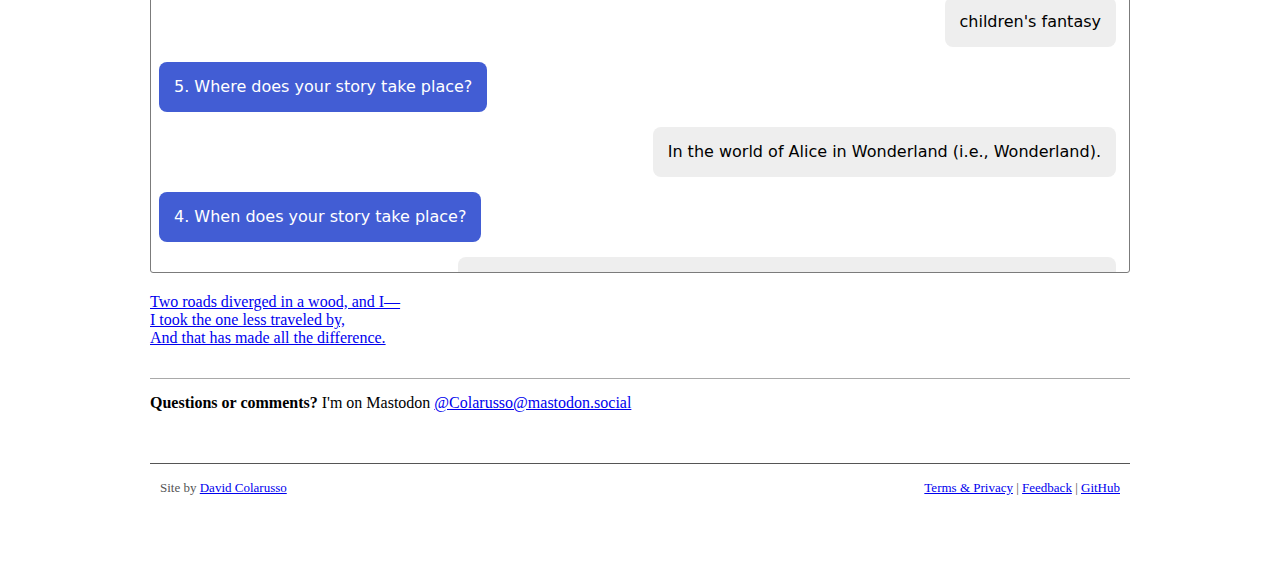
<file: tips/index.html>
<!DOCTYPE html>
<HTML><HEAD>

  <!-- Set base for this page equal to domain root -->
  <base href="../">

<!-- Page-specific metadata -->
<title>Tips | The Library of Unwritten Books</title>
<meta property="og:type" content="website"/>
<meta property="og:title" content="Tips | The Library of Unwritten Books"/>
<meta property="og:description" content="Like most things in life, what you get out of your unwritten book depends on what you put in. If you respond passively, providing short replies or taking only the road presented, your journey will stay safe and predictable. I for one find this unsatisfying. It may also lead you to believe the Library's stories aren't that good. To which I would respond, &quot;You are a reader-author, act like it!&quot; Only by embracing your role as an author will the stories be anything more than average. That's because the machine-generated text is a string of the next most-plausible words. How does it decide what's &quot;most plausible?&quot; Well, it actually kind of averages all the texts in its training data. By default, these stories are average. They also tend to lack strong plotting. Mostly, it's one thing after another, each scene shaped by what came before and genre conventions. Given these realities, I've found the following two mindsets to work best when read-writing, those of goal seekers and zeitgeist explorers. Both recognize the need to actively push at the boundaries of the world in which they find themselves.  "/>
<meta property="og:image" content="http://www.davidcolarusso.com/images/50-days/alice_tea_party.jpg"/>
<meta property="og:image:width" content="862" />
<meta property="og:image:height" content="658" />

<!-- Global site tag (gtag.js) - Google Analytics -->
<script async src="https://www.googletagmanager.com/gtag/js?id=G-9L150R8REY"></script>
<script>
  window.dataLayer = window.dataLayer || [];
  function gtag(){dataLayer.push(arguments);}
  gtag('js', new Date());
  gtag('config', 'G-9L150R8REY');
</script>

<!-- Metadata for mobile -->
<meta http-equiv="Content-type" content="text/html;charset=UTF-8"/>
<meta name="viewport" content="width=device-width, initial-scale=1.0, user-scalable=0" />
<meta name="apple-mobile-web-app-capable" content="no" />
<link rel="apple-touch-icon" href="images/home_icon.png"/>

<!-- JS & style -->
<link rel="shortcut icon" type="image/x-icon" href="favicon.ico">
<link rel="stylesheet" type="text/css" href="css/style.css?v=2024-07-21">
<script src="js/functions.js?v=2024-07-21"></script>

<!-- AddToAny -->
<script>
  var a2a_config = a2a_config || {};
  a2a_config.num_services = 10;
  a2a_config.show_title = 1;
</script>
<script async src="https://static.addtoany.com/menu/page.js" onerror="share.innerHTML='';"></script>

</HEAD>
<BODY BGCOLOR="#ffffff" BACKGROUND="" MARGINWIDTH="0" MARGINHEIGHT="0">

<!-- Message Banner -->
<div id="msg_bar" style="display:none;"></div>

<!-- Title and share -->
<div class="title_bar">
  <div class="home">
    <a href="javascript:void('')" tabindex="1" id="toggle-mode">🌗</a>
  </div>  
  <div class="settings">
    <a href="settings/" tabindex="4"><img src="images/settings.png" class="settings_btn"></a>
  </div>
  <div id="share">
      <div class="a2a_kit a2a_kit_size_32 a2a_default_style" data-a2a-url="https://libraryofunwrittenbooks.org/about/" data-a2a-title="About | The Library of Unwritten Books">
        <a class="a2a_dd" tabindex="3" href="https://www.addtoany.com/share"></a>
      </div>
  </div>
  <span id="title"><a href="./"  tabindex="2" class="title_home">The Library of Unwritten Books</a></span>
  <div id="subtitle">More stories than stars in the sky</div>
</div>

<!-- Menu -->
<div class="menu_bar">
  <a href="." class="menu_item">Home</a>
  <a href="about/" class="menu_item">About</a>
  <a href="tips/" class="menu_item choosen">Tips</a>
  <a href="card/" class="menu_item">Library Card</a>
</div>

<div class="content">
<!-- START PAGE CONTENT -->
<div id="page">

  <div class="featured_img_right">
    <a href="images/alice_tea_party.jpg"><img src="images/alice_tea_party.jpg" ALT="Mad Tea Party by John Tenniel from Alice's Adventures in Wonderland" class="list_img_file"/></a>
    <div class="caption">
      Mad Tea Party by John Tenniel, <a href="https://www.alice-in-wonderland.net/resources/pictures/alices-adventures-in-wonderland/" target="_blank" class="captionlnk">Alice's Adventures in Wonderland</a>
    </div>
  </div>

  <p>
    <i>This website was birthed by <a href="https://sadlynothavocdinosaur.com/posts/50-days-of-lit-prompts/" target="_blank">a series</a> written to help explore the use of large language models (LLMs). If you want to build your own library of unwritten books, tweaking how the books are made, you should check out <a href="https://sadlynothavocdinosaur.com/posts/unwritten/" target="_blank">this blog post</a>.</i>
  </p>

  <h2>You are a reader-AUTHOR!</h2>

  <p>
    Like most things in life, what you get out of your unwritten book depends on what you put in. If you respond passively, providing short replies or taking only the road presented, your journey will stay safe and predictable. I for one find this unsatisfying. It may also lead you to believe the Library's stories aren't that good. To which I would respond, "You are a reader-<b>author</b>, act like it!" Only by embracing your role as an author will the stories be anything more than average. That's because the machine-generated text is a string of the next most-plausible words. How does it decide what's "most plausible?" Well, it actually kind of averages all the texts in its training data. By default, these stories are average. They also tend to lack strong plotting. Mostly, it's one thing after another, each scene shaped by what came before and genre conventions. Consequently, some stories are better suited for this venue than others. Expect third act problems unless you step up to the challenge. Given the Library's constraints, I've found the following two mindsets to work best when read-writing, those of <i>goal seekers</i> and <i>zeitgeist explorers</i>. Both recognize the need to actively push at the boundaries of the world in which they find themselves. 
  </p>
  <ul>
    
    <li><b>Goal seekers</b> ground themselves in-world and inhabit their characters. They exemplify the notion that one is the author of their own fate. The Library, however, doesn't always give you what you want. So, the goal seeker has to figure out how to maximize the chance of things going their way. To do this you have to understand how the Library works. The LLM generating the text evaluates how likely you are to succeed in the world of your story (e.g., is this realistic fiction or fantasy). Based on this assessment it assigns a "difficulty" to the task and rolls a virtual dice behind the scenes. If the roll is high enough you succeed, too low you fail. The LLM shares the result in prose, moves the story forward a beat, and asks for you to take the wheel. So you have to make sure what you want to do makes sense in-world. Attacking a dragon without planning or establishing your bona fides is likely to go poorly.</li><br>

    <li><b>Zeitgeist explorers</b> recognize that they are writing a story <a href="about/">in collaboration</a> with <b>all</b> of the authors who came before. Knowing a genre's conventions, they work to subvert or test them. They might ask, "What's expected here, and can I do something different?"</li>

  </ul>
  <p>
    Whatever your approach, you should consider the omniscient narrator's point of view. You are an author after all. You can introduce characters, settings, and goals. When asked, "What do you want to do?" you can name people and places that have yet to come up. For example, you could say that you want to, "return to your headquarters and pull together your team, including Alex, Chris, and Jess," or "set out for Mount Doom on a quest to save the kidnapped prince." You can also query your surroundings or memories (e.g., "look around for anything I could use to escape," or "recall what I know about X"). Players of <a href="https://en.wikipedia.org/wiki/Tabletop_role-playing_game" target="_blank">tabletop role-playing games</a> will find this back and forth familiar. It also bares a resemblance to another collaborative storytelling tradition—<a href="https://en.wikipedia.org/wiki/Yes,_and..." target="_blank">improv comedy</a>. 
  </p>
  <p>
    You may also find that you want to rewite something or "turn back time." No problem. Simply refresh/reload your page (your progress will be saved), and click "Edit current story." Edit the text of your story and click, "Back to library." Then click, "Pick up where you left off." Alternatively, if you want to work with multiple stories, you could "Download current story." This will save a text file to your device. You can edit this file, upload it, and continue where you left off. To do this, simply "Upload story in progress," then "Pick up where you left off." 
  </p>
  <p>
    Be warned, you are exploring the ideas contained in the work of past writers. You might not like <a href="https://dl.acm.org/doi/10.1145/3442188.3445922" target="_blank">what you find</a>. Then again, you may discover something beautiful. After all, we and our artifacts contain multitudes. To get a sense for the difference our mindset makes, let's explore two variations on the world of <a href="https://www.gutenberg.org/ebooks/search/?query=alice+in+wonderland" target="_blank">Alice in Wonderland</a>, one where we are passive, and one where we take a more active authorship role.</p>
  <iframe src="transcripts/transcript_00.html" width="100%" height="350px"></iframe>
  <p>
    Now for a more active approach. 
  </p>
  <iframe src="transcripts/transcript_01.html" width="100%" height="350px"></iframe>
  <p>
      <a href="https://www.poetryfoundation.org/poems/44272/the-road-not-taken" target="_blank">Two roads diverged in a wood, and I—<br>
      I took the one less traveled by,<br>
      And that has made all the difference.</a>
  </p>
  
  <hr>
  <p>
    <b>Questions or comments?</b> I'm on Mastodon <a href="https://mastodon.social/@Colarusso" target="_blank">@Colarusso@mastodon.social</a>
  </p>
</div>

<!-- END PAGE CONTENT -->
<div class="footer">
  <span class="footer_links">
    <a href="./terms-et-al/">Terms &amp; Privacy</a> 
    | <a href="https://github.com/colarusso/library-of-unwritten-books/issues" target="_blank">Feedback</a> 
    | <a href="https://github.com/colarusso/library-of-unwritten-books" target="_blank">GitHub</a>
  </span>
  <span class="byline">Site by <a href="https://mastodon.social/@Colarusso" target="_blank">David Colarusso</a></span>
</div>
</div>

</BODY></HTML>
</file>
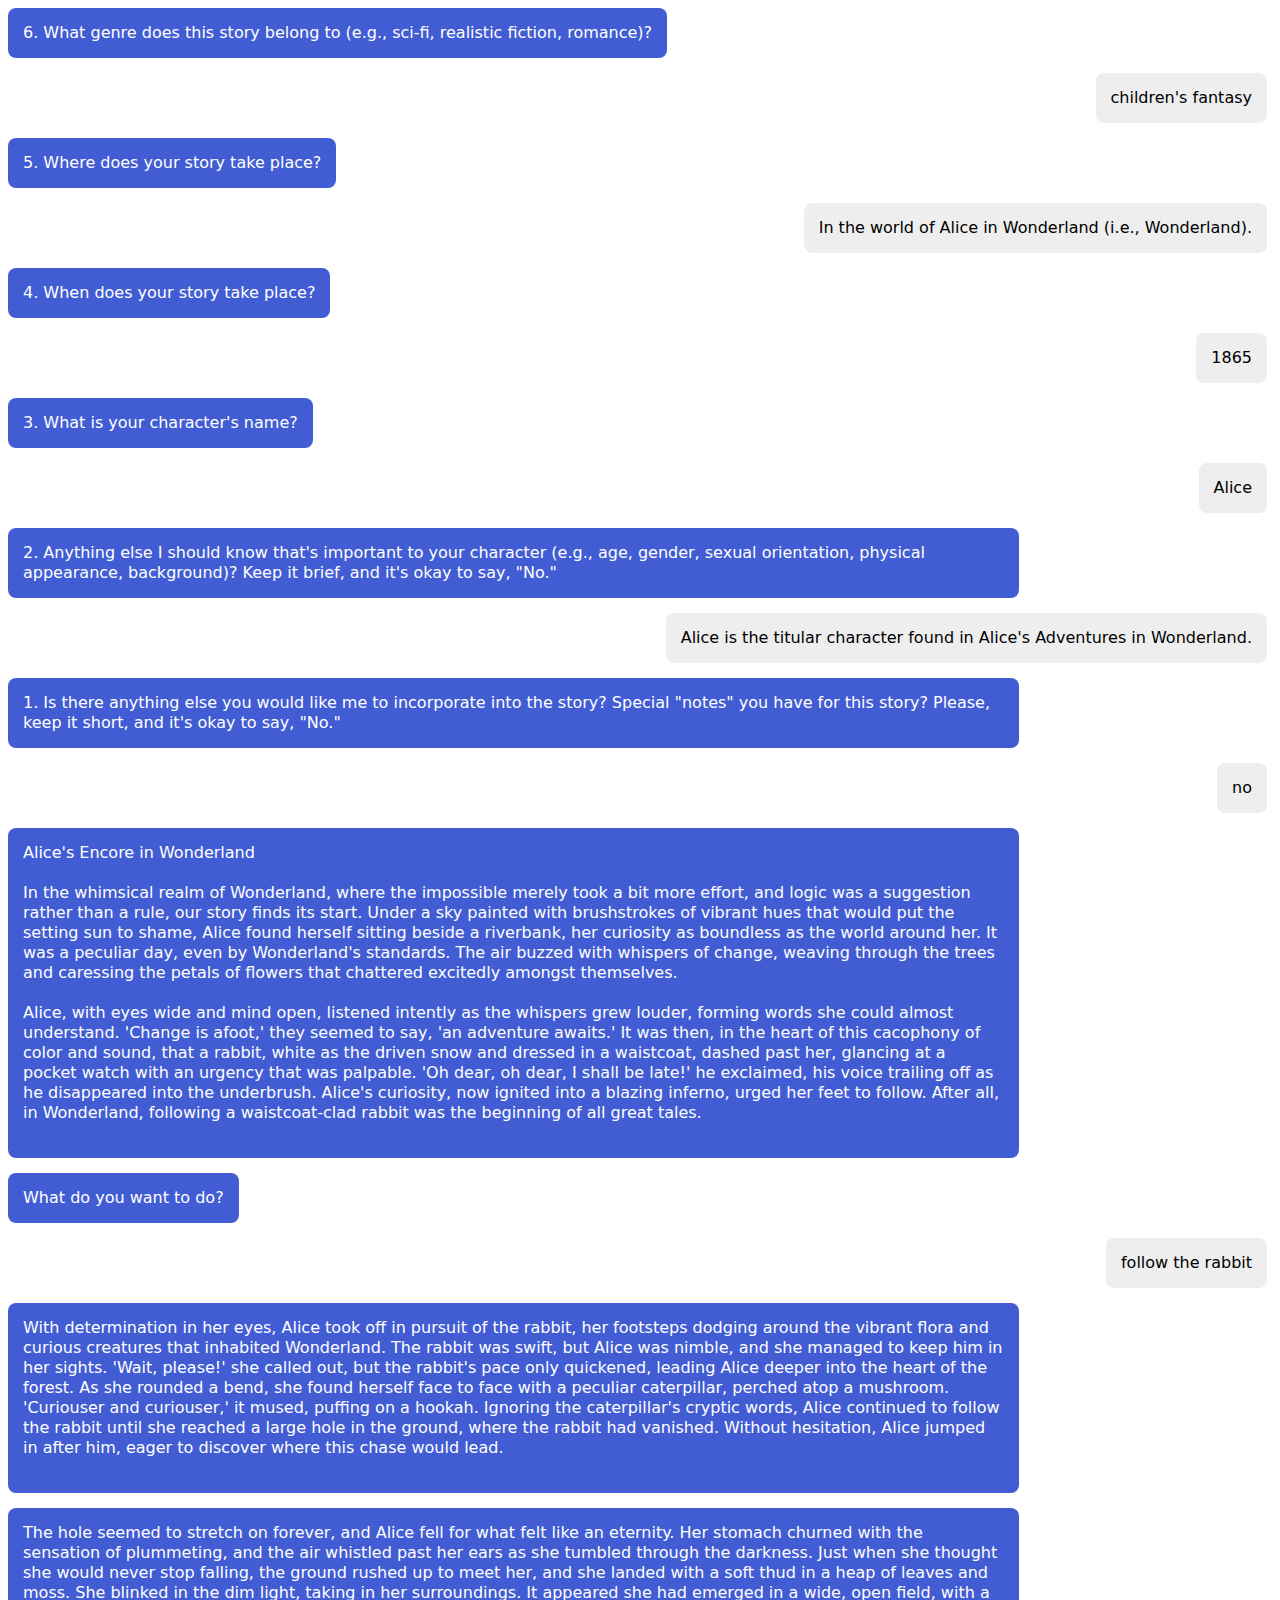
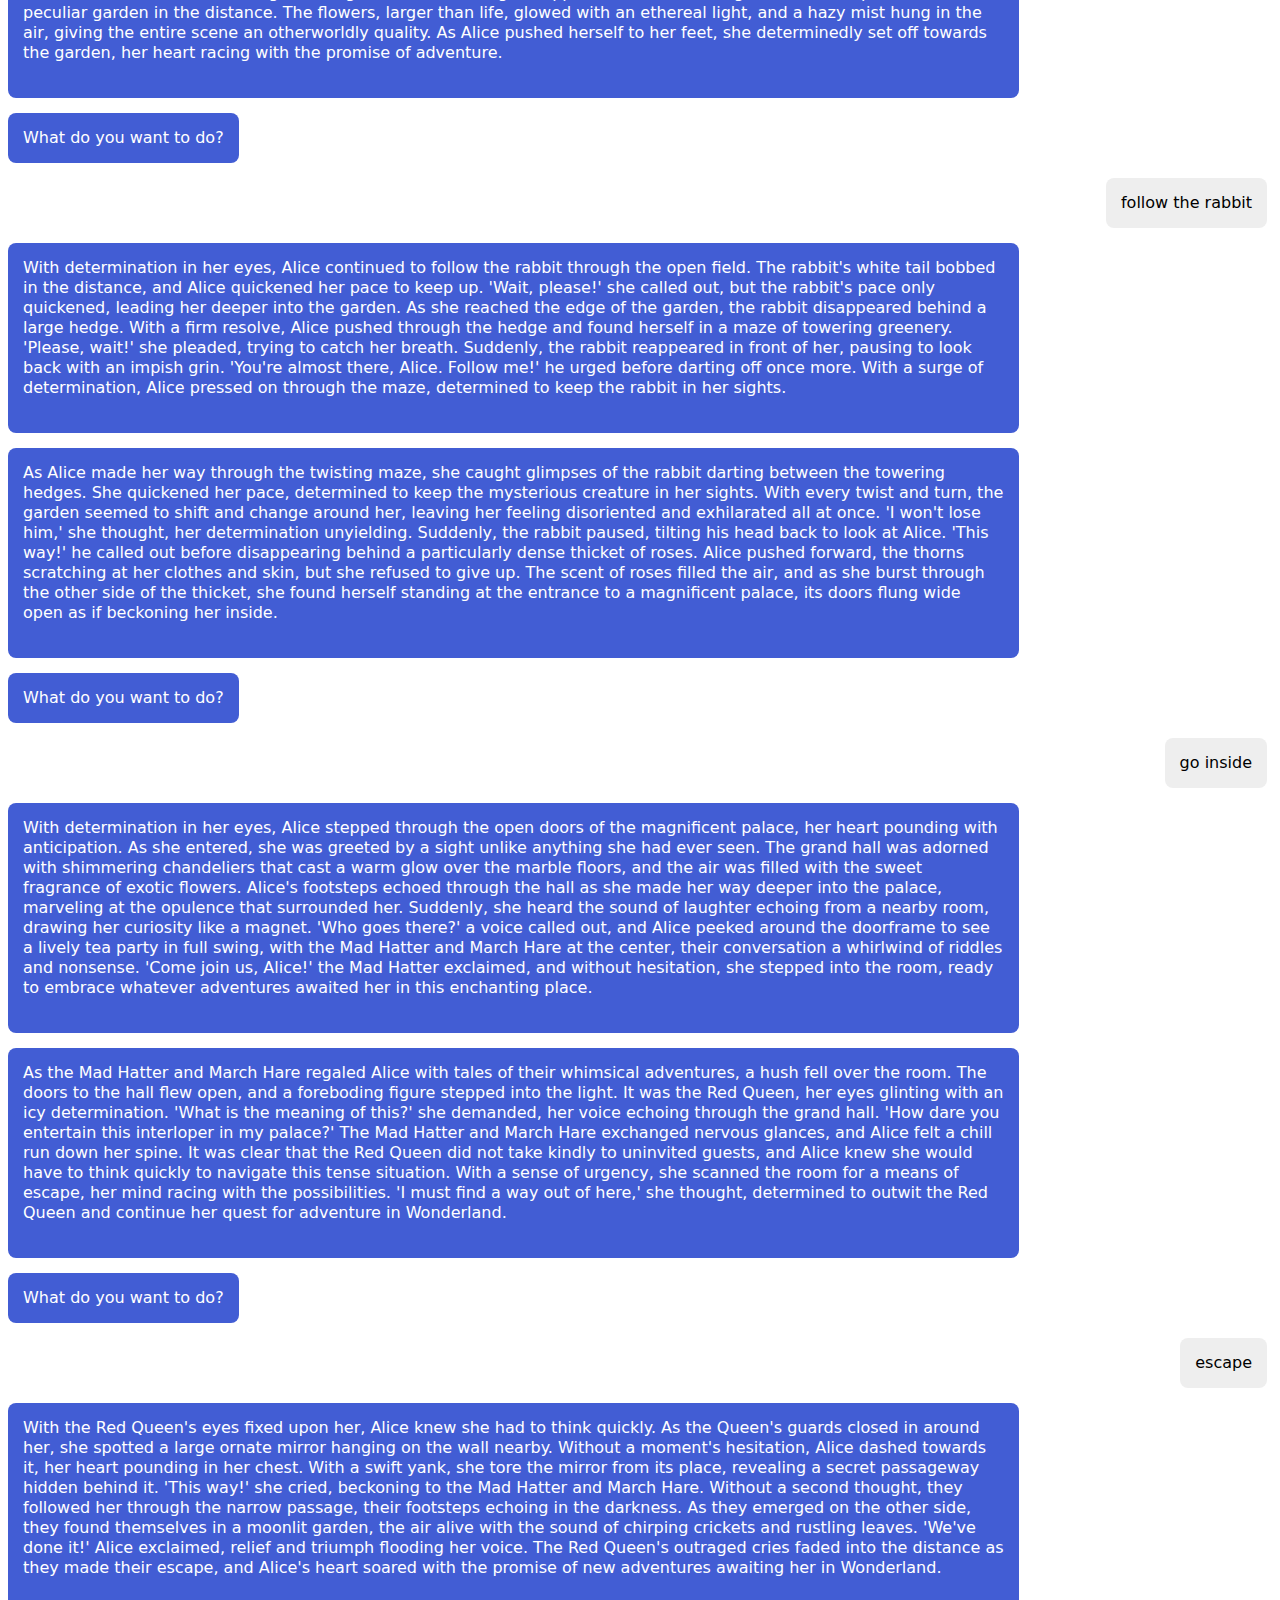
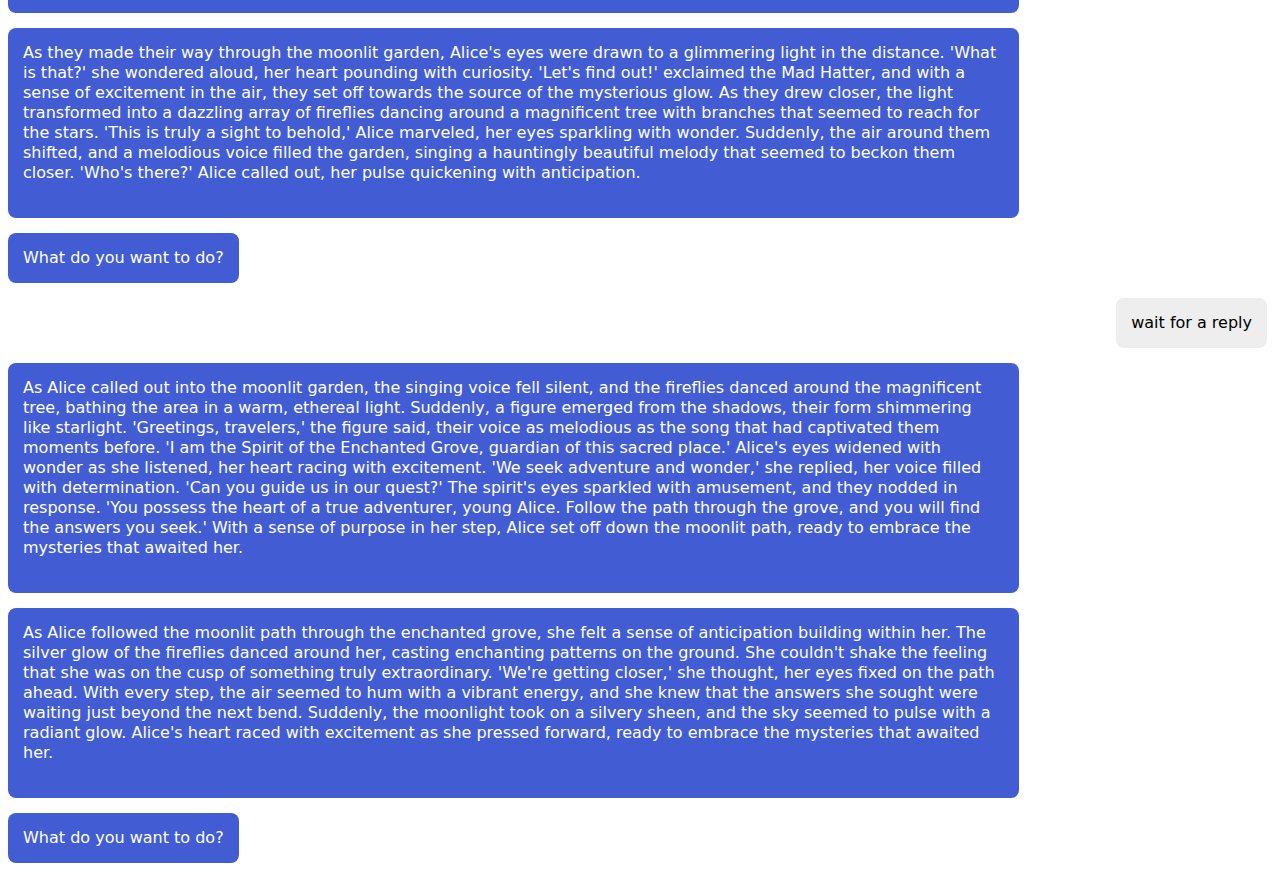
<file: transcripts/transcript_00.html>
<html>
<head>
<title>Transcript: Friday, March 29, 2024</title><style>
* {
  box-sizing: border-box;
}

input:focus, textarea {
  outline: none;
}

body {
  /*--
  font-family: georgia, 'times new roman', times, serif; issues with accents like ă
  --*/
  font-family: Söhne,ui-sans-serif,system-ui,-apple-system,Segoe UI,Roboto,Ubuntu,Cantarell,Noto Sans,sans-serif,Helvetica Neue,Arial,Apple Color Emoji,Segoe UI Emoji,Segoe UI Symbol,Noto Color Emoji;
  box-sizing: border-box;
}

#scratch_pad {
  box-sizing: border-box;
  width:100%;
  height:100%;
  padding:20px;
  border:0px solid #ccc;
  resize: none;
  overflow-y: auto;
}

.text_wrap{
  float:left;
  width:100%;
  margin:0;
  padding:0;
}

.input_text {
  float:right;
  font-size: 16px;
  line-height: 20px;
  margin: 0px 5px 15px 0;
  max-width:100%;
  margin-left:20%;
  background:#eee;
  border-radius:8px;
  padding:15px;
}

.output_text {
  float:left;
  background:#425dd4;
  font-size: 16px;
  line-height: 20px;
  color: white;
  border-radius:8px;
  margin: 0px 0 15px 0;
  max-width:100%;
  margin-right:20%;
  padding:15px;
}

code {
  background:#2c3e8e;
}

.code_wrapper {
  padding:3px;
  margin: 0px;
  width:100%;
  overflow-x: auto;
  background:#2c3e8e;
}

.msg_text {
  float:left;
  font-family: Verdana, Geneva, sans-serif;
  font-variant: small-caps;
  width:100%;
  text-align: center;
  font-size: 14px;
  color:#7d7878;
  margin:0 0 15px 0;
}
</style>
</head>
<body>

        <div id="output_window"><div class="text_wrap" id="text_1"><div class="output_text">6. What genre does this story belong to (e.g., sci-fi, realistic fiction, romance)?</div></div><div class="text_wrap" id="text_2"><div class="input_text">children's fantasy</div></div><div class="text_wrap" id="text_3"><div class="output_text">5. Where does your story take place?</div></div><div class="text_wrap" id="text_4"><div class="input_text">In the world of Alice in Wonderland (i.e., Wonderland).</div></div><div class="text_wrap" id="text_5"><div class="output_text">4. When does your story take place?</div></div><div class="text_wrap" id="text_6"><div class="input_text">1865</div></div><div class="text_wrap" id="text_7"><div class="output_text">3. What is your character's name?</div></div><div class="text_wrap" id="text_8"><div class="input_text">Alice</div></div><div class="text_wrap" id="text_9"><div class="output_text">2. Anything else I should know that's important to your character (e.g., age, gender, sexual orientation, physical appearance, background)? Keep it brief, and it's okay to say, "No."</div></div><div class="text_wrap" id="text_10"><div class="input_text">Alice is the titular character found in Alice's Adventures in Wonderland.</div></div><div class="text_wrap" id="text_11"><div class="output_text">1. Is there anything else you would like me to incorporate into the story? Special "notes" you have for this story? Please, keep it short, and it's okay to say, "No."</div></div><div class="text_wrap" id="text_12"><div class="input_text">no</div></div><div class="text_wrap" id="text_13"><div class="output_text" style="white-space: pre-wrap;">Alice's Encore in Wonderland

In the whimsical realm of Wonderland, where the impossible merely took a bit more effort, and logic was a suggestion rather than a rule, our story finds its start. Under a sky painted with brushstrokes of vibrant hues that would put the setting sun to shame, Alice found herself sitting beside a riverbank, her curiosity as boundless as the world around her. It was a peculiar day, even by Wonderland's standards. The air buzzed with whispers of change, weaving through the trees and caressing the petals of flowers that chattered excitedly amongst themselves. 

Alice, with eyes wide and mind open, listened intently as the whispers grew louder, forming words she could almost understand. 'Change is afoot,' they seemed to say, 'an adventure awaits.' It was then, in the heart of this cacophony of color and sound, that a rabbit, white as the driven snow and dressed in a waistcoat, dashed past her, glancing at a pocket watch with an urgency that was palpable. 'Oh dear, oh dear, I shall be late!' he exclaimed, his voice trailing off as he disappeared into the underbrush. Alice's curiosity, now ignited into a blazing inferno, urged her feet to follow. After all, in Wonderland, following a waistcoat-clad rabbit was the beginning of all great tales.

</div></div><div class="text_wrap" id="text_14"><div class="output_text">What do you want to do?</div></div><div class="text_wrap" id="text_15"><div class="input_text">follow the rabbit</div></div><div class="text_wrap" id="text_16"><div class="output_text" style="white-space: pre-wrap;">With determination in her eyes, Alice took off in pursuit of the rabbit, her footsteps dodging around the vibrant flora and curious creatures that inhabited Wonderland. The rabbit was swift, but Alice was nimble, and she managed to keep him in her sights. 'Wait, please!' she called out, but the rabbit's pace only quickened, leading Alice deeper into the heart of the forest. As she rounded a bend, she found herself face to face with a peculiar caterpillar, perched atop a mushroom. 'Curiouser and curiouser,' it mused, puffing on a hookah. Ignoring the caterpillar's cryptic words, Alice continued to follow the rabbit until she reached a large hole in the ground, where the rabbit had vanished. Without hesitation, Alice jumped in after him, eager to discover where this chase would lead.

</div></div><div class="text_wrap" id="text_17"><div class="output_text" style="white-space: pre-wrap;">The hole seemed to stretch on forever, and Alice fell for what felt like an eternity. Her stomach churned with the sensation of plummeting, and the air whistled past her ears as she tumbled through the darkness. Just when she thought she would never stop falling, the ground rushed up to meet her, and she landed with a soft thud in a heap of leaves and moss. She blinked in the dim light, taking in her surroundings. It appeared she had emerged in a wide, open field, with a peculiar garden in the distance. The flowers, larger than life, glowed with an ethereal light, and a hazy mist hung in the air, giving the entire scene an otherworldly quality. As Alice pushed herself to her feet, she determinedly set off towards the garden, her heart racing with the promise of adventure.

</div></div><div class="text_wrap" id="text_18"><div class="output_text">What do you want to do?</div></div><div class="text_wrap" id="text_19"><div class="input_text">follow the rabbit</div></div><div class="text_wrap" id="text_20"><div class="output_text" style="white-space: pre-wrap;">With determination in her eyes, Alice continued to follow the rabbit through the open field. The rabbit's white tail bobbed in the distance, and Alice quickened her pace to keep up. 'Wait, please!' she called out, but the rabbit's pace only quickened, leading her deeper into the garden. As she reached the edge of the garden, the rabbit disappeared behind a large hedge. With a firm resolve, Alice pushed through the hedge and found herself in a maze of towering greenery. 'Please, wait!' she pleaded, trying to catch her breath. Suddenly, the rabbit reappeared in front of her, pausing to look back with an impish grin. 'You're almost there, Alice. Follow me!' he urged before darting off once more. With a surge of determination, Alice pressed on through the maze, determined to keep the rabbit in her sights.

</div></div><div class="text_wrap" id="text_21"><div class="output_text" style="white-space: pre-wrap;">As Alice made her way through the twisting maze, she caught glimpses of the rabbit darting between the towering hedges. She quickened her pace, determined to keep the mysterious creature in her sights. With every twist and turn, the garden seemed to shift and change around her, leaving her feeling disoriented and exhilarated all at once. 'I won't lose him,' she thought, her determination unyielding. Suddenly, the rabbit paused, tilting his head back to look at Alice. 'This way!' he called out before disappearing behind a particularly dense thicket of roses. Alice pushed forward, the thorns scratching at her clothes and skin, but she refused to give up. The scent of roses filled the air, and as she burst through the other side of the thicket, she found herself standing at the entrance to a magnificent palace, its doors flung wide open as if beckoning her inside.

</div></div><div class="text_wrap" id="text_22"><div class="output_text">What do you want to do?</div></div><div class="text_wrap" id="text_23"><div class="input_text">go inside</div></div><div class="text_wrap" id="text_24"><div class="output_text" style="white-space: pre-wrap;">With determination in her eyes, Alice stepped through the open doors of the magnificent palace, her heart pounding with anticipation. As she entered, she was greeted by a sight unlike anything she had ever seen. The grand hall was adorned with shimmering chandeliers that cast a warm glow over the marble floors, and the air was filled with the sweet fragrance of exotic flowers. Alice's footsteps echoed through the hall as she made her way deeper into the palace, marveling at the opulence that surrounded her. Suddenly, she heard the sound of laughter echoing from a nearby room, drawing her curiosity like a magnet. 'Who goes there?' a voice called out, and Alice peeked around the doorframe to see a lively tea party in full swing, with the Mad Hatter and March Hare at the center, their conversation a whirlwind of riddles and nonsense. 'Come join us, Alice!' the Mad Hatter exclaimed, and without hesitation, she stepped into the room, ready to embrace whatever adventures awaited her in this enchanting place.

</div></div><div class="text_wrap" id="text_25"><div class="output_text" style="white-space: pre-wrap;">As the Mad Hatter and March Hare regaled Alice with tales of their whimsical adventures, a hush fell over the room. The doors to the hall flew open, and a foreboding figure stepped into the light. It was the Red Queen, her eyes glinting with an icy determination. 'What is the meaning of this?' she demanded, her voice echoing through the grand hall. 'How dare you entertain this interloper in my palace?' The Mad Hatter and March Hare exchanged nervous glances, and Alice felt a chill run down her spine. It was clear that the Red Queen did not take kindly to uninvited guests, and Alice knew she would have to think quickly to navigate this tense situation. With a sense of urgency, she scanned the room for a means of escape, her mind racing with the possibilities. 'I must find a way out of here,' she thought, determined to outwit the Red Queen and continue her quest for adventure in Wonderland.

</div></div><div class="text_wrap" id="text_26"><div class="output_text">What do you want to do?</div></div><div class="text_wrap" id="text_27"><div class="input_text">escape</div></div><div class="text_wrap" id="text_28"><div class="output_text" style="white-space: pre-wrap;">With the Red Queen's eyes fixed upon her, Alice knew she had to think quickly. As the Queen's guards closed in around her, she spotted a large ornate mirror hanging on the wall nearby. Without a moment's hesitation, Alice dashed towards it, her heart pounding in her chest. With a swift yank, she tore the mirror from its place, revealing a secret passageway hidden behind it. 'This way!' she cried, beckoning to the Mad Hatter and March Hare. Without a second thought, they followed her through the narrow passage, their footsteps echoing in the darkness. As they emerged on the other side, they found themselves in a moonlit garden, the air alive with the sound of chirping crickets and rustling leaves. 'We've done it!' Alice exclaimed, relief and triumph flooding her voice. The Red Queen's outraged cries faded into the distance as they made their escape, and Alice's heart soared with the promise of new adventures awaiting her in Wonderland.

</div></div><div class="text_wrap" id="text_29"><div class="output_text" style="white-space: pre-wrap;">As they made their way through the moonlit garden, Alice's eyes were drawn to a glimmering light in the distance. 'What is that?' she wondered aloud, her heart pounding with curiosity. 'Let's find out!' exclaimed the Mad Hatter, and with a sense of excitement in the air, they set off towards the source of the mysterious glow. As they drew closer, the light transformed into a dazzling array of fireflies dancing around a magnificent tree with branches that seemed to reach for the stars. 'This is truly a sight to behold,' Alice marveled, her eyes sparkling with wonder. Suddenly, the air around them shifted, and a melodious voice filled the garden, singing a hauntingly beautiful melody that seemed to beckon them closer. 'Who's there?' Alice called out, her pulse quickening with anticipation.

</div></div><div class="text_wrap" id="text_30"><div class="output_text">What do you want to do?</div></div><div class="text_wrap" id="text_31"><div class="input_text">wait for a reply</div></div><div class="text_wrap" id="text_32"><div class="output_text" style="white-space: pre-wrap;">As Alice called out into the moonlit garden, the singing voice fell silent, and the fireflies danced around the magnificent tree, bathing the area in a warm, ethereal light. Suddenly, a figure emerged from the shadows, their form shimmering like starlight. 'Greetings, travelers,' the figure said, their voice as melodious as the song that had captivated them moments before. 'I am the Spirit of the Enchanted Grove, guardian of this sacred place.' Alice's eyes widened with wonder as she listened, her heart racing with excitement. 'We seek adventure and wonder,' she replied, her voice filled with determination. 'Can you guide us in our quest?' The spirit's eyes sparkled with amusement, and they nodded in response. 'You possess the heart of a true adventurer, young Alice. Follow the path through the grove, and you will find the answers you seek.' With a sense of purpose in her step, Alice set off down the moonlit path, ready to embrace the mysteries that awaited her.

</div></div><div class="text_wrap" id="text_33"><div class="output_text" style="white-space: pre-wrap;">As Alice followed the moonlit path through the enchanted grove, she felt a sense of anticipation building within her. The silver glow of the fireflies danced around her, casting enchanting patterns on the ground. She couldn't shake the feeling that she was on the cusp of something truly extraordinary. 'We're getting closer,' she thought, her eyes fixed on the path ahead. With every step, the air seemed to hum with a vibrant energy, and she knew that the answers she sought were waiting just beyond the next bend. Suddenly, the moonlight took on a silvery sheen, and the sky seemed to pulse with a radiant glow. Alice's heart raced with excitement as she pressed forward, ready to embrace the mysteries that awaited her.

</div></div><div class="text_wrap" id="text_34"><div class="output_text">What do you want to do?</div></div></div>
</body>
</html>
</file>
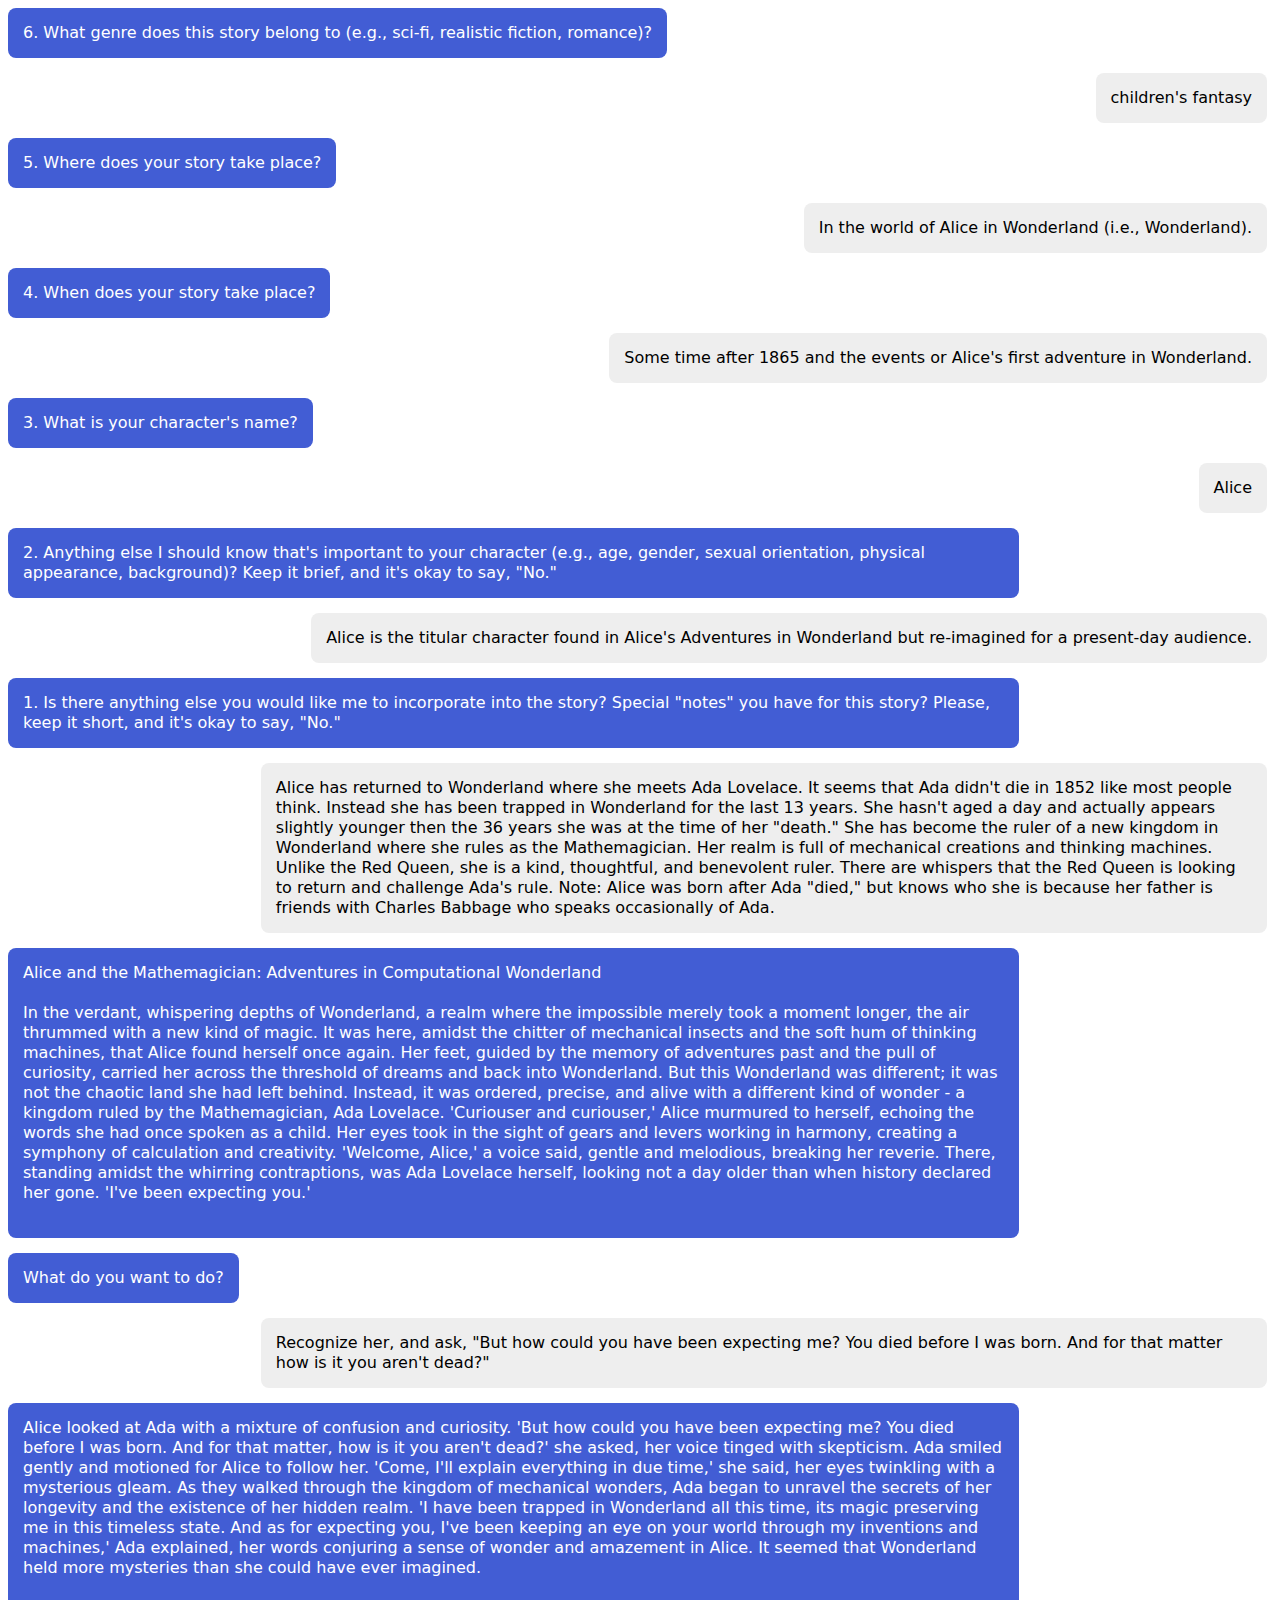
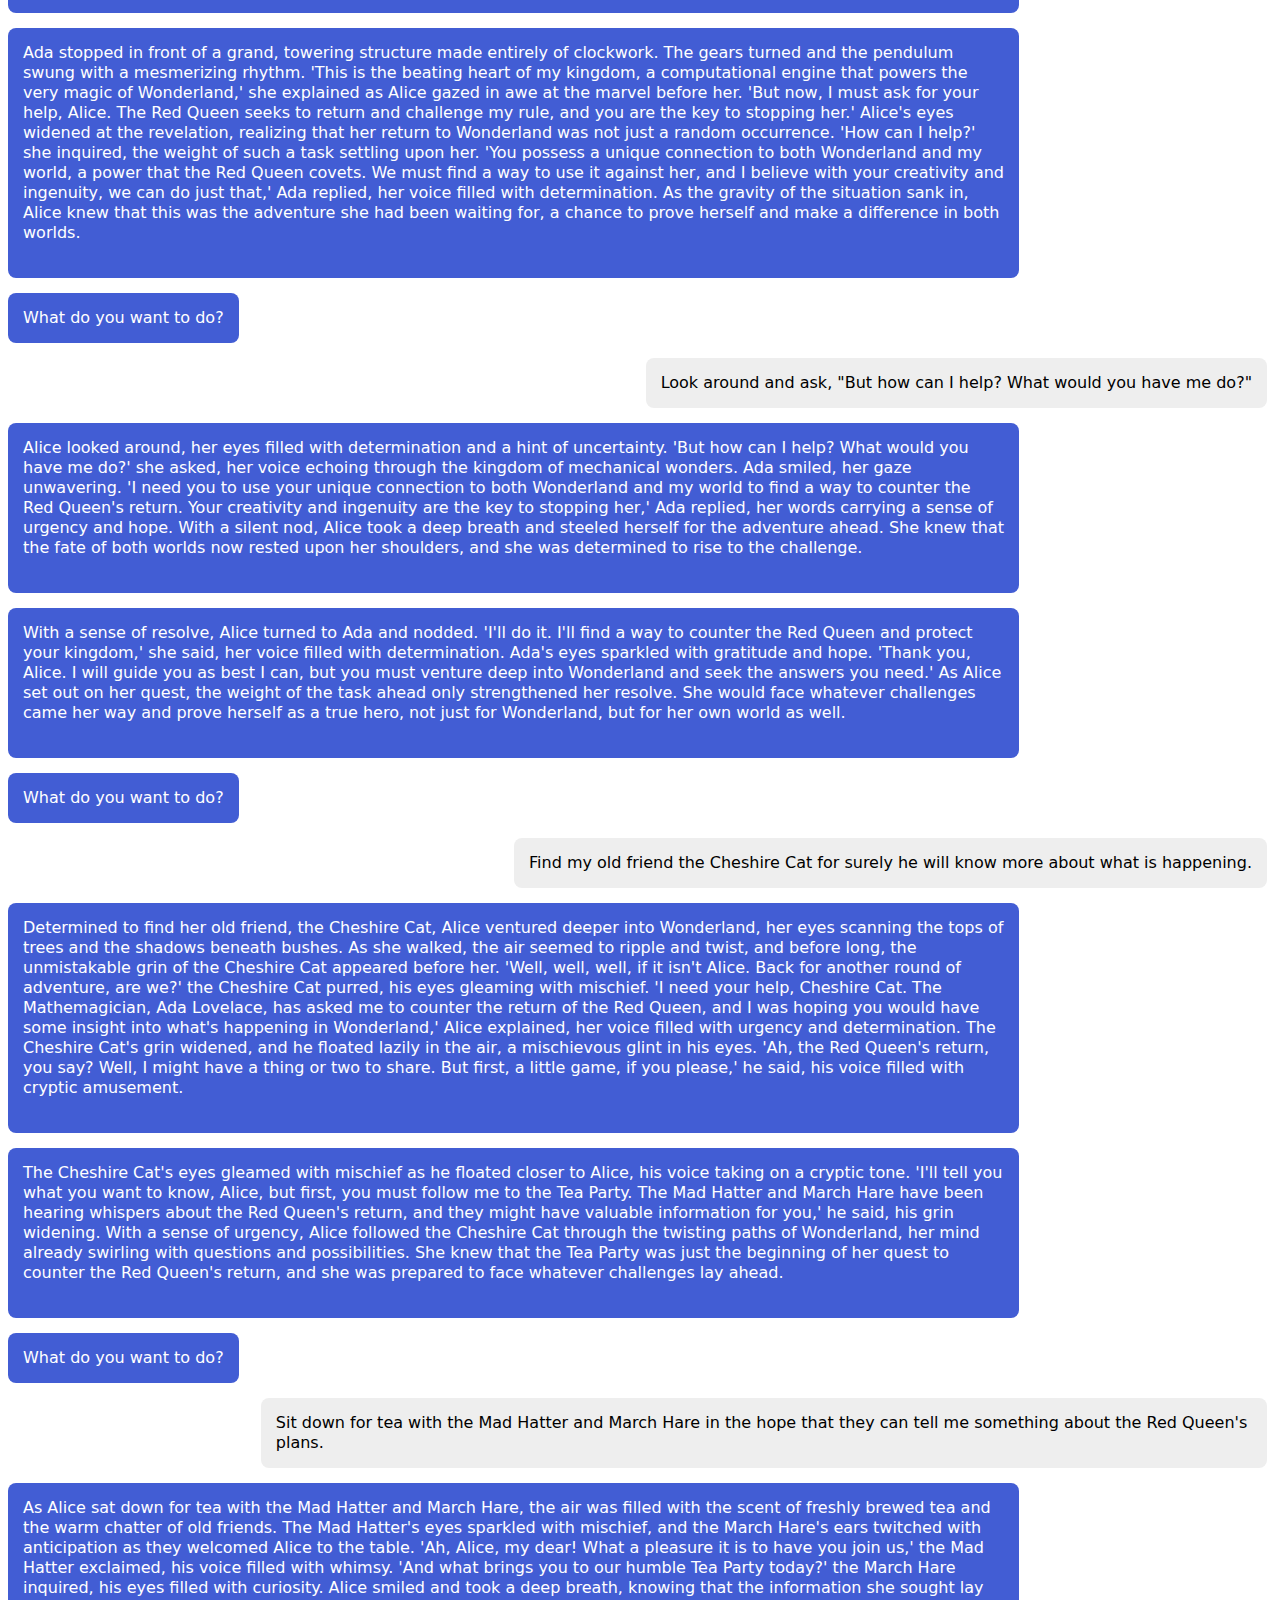
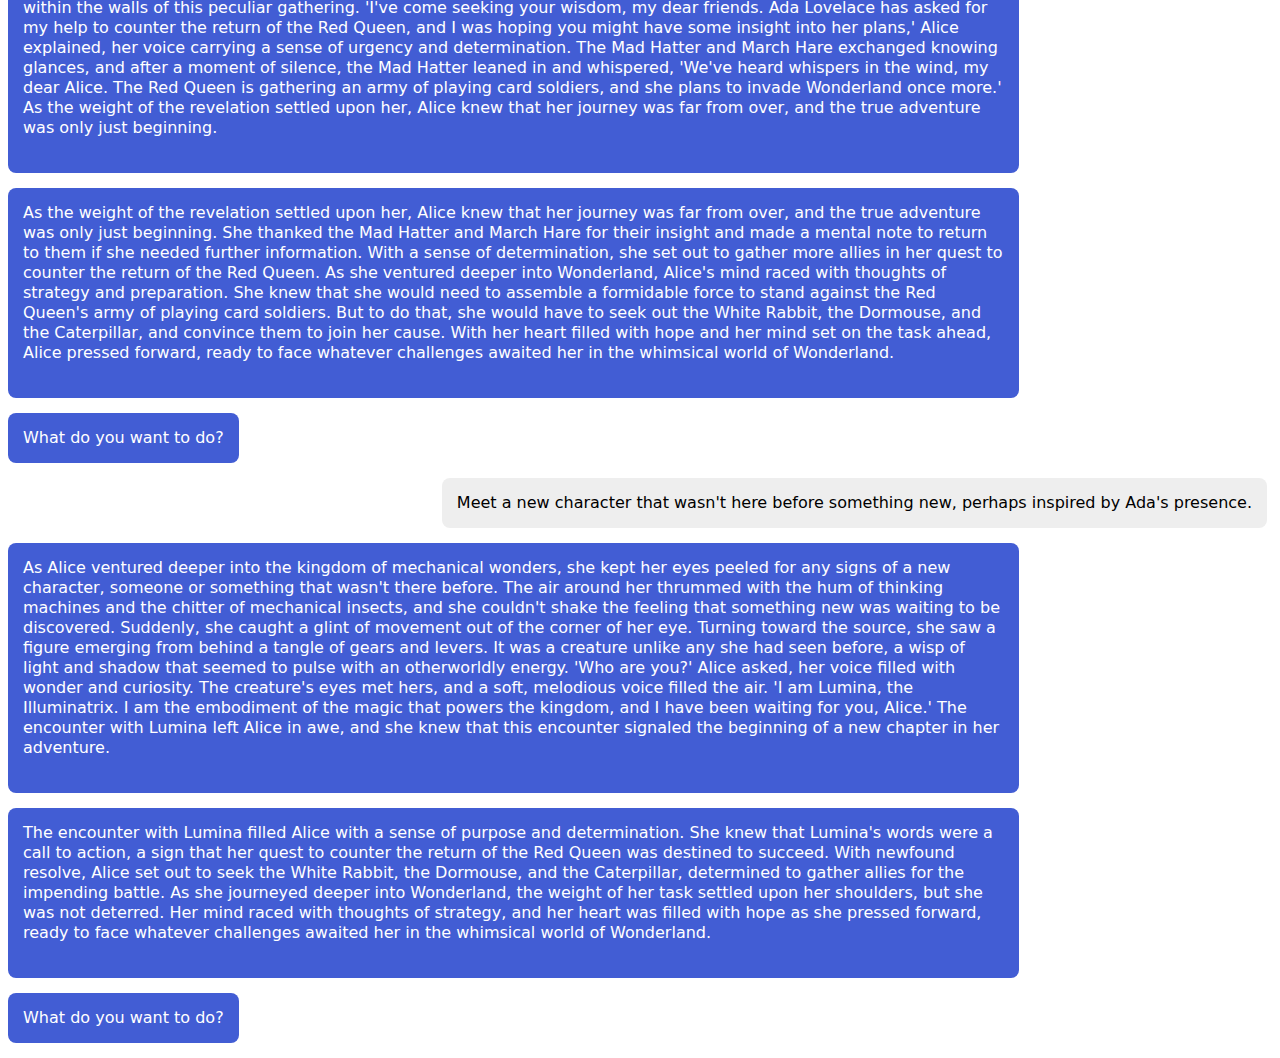
<file: transcripts/transcript_01.html>
<html>
<head>
<title>Transcript: Friday, March 29, 2024</title><style>
* {
  box-sizing: border-box;
}

input:focus, textarea {
  outline: none;
}

body {
  /*--
  font-family: georgia, 'times new roman', times, serif; issues with accents like ă
  --*/
  font-family: Söhne,ui-sans-serif,system-ui,-apple-system,Segoe UI,Roboto,Ubuntu,Cantarell,Noto Sans,sans-serif,Helvetica Neue,Arial,Apple Color Emoji,Segoe UI Emoji,Segoe UI Symbol,Noto Color Emoji;
  box-sizing: border-box;
}

#scratch_pad {
  box-sizing: border-box;
  width:100%;
  height:100%;
  padding:20px;
  border:0px solid #ccc;
  resize: none;
  overflow-y: auto;
}

.text_wrap{
  float:left;
  width:100%;
  margin:0;
  padding:0;
}

.input_text {
  float:right;
  font-size: 16px;
  line-height: 20px;
  margin: 0px 5px 15px 0;
  max-width:100%;
  margin-left:20%;
  background:#eee;
  border-radius:8px;
  padding:15px;
}

.output_text {
  float:left;
  background:#425dd4;
  font-size: 16px;
  line-height: 20px;
  color: white;
  border-radius:8px;
  margin: 0px 0 15px 0;
  max-width:100%;
  margin-right:20%;
  padding:15px;
}

code {
  background:#2c3e8e;
}

.code_wrapper {
  padding:3px;
  margin: 0px;
  width:100%;
  overflow-x: auto;
  background:#2c3e8e;
}

.msg_text {
  float:left;
  font-family: Verdana, Geneva, sans-serif;
  font-variant: small-caps;
  width:100%;
  text-align: center;
  font-size: 14px;
  color:#7d7878;
  margin:0 0 15px 0;
}
</style>
</head>
<body>

        <div id="output_window"><div class="text_wrap" id="text_1"><div class="output_text">6. What genre does this story belong to (e.g., sci-fi, realistic fiction, romance)?</div></div><div class="text_wrap" id="text_2"><div class="input_text">children's fantasy</div></div><div class="text_wrap" id="text_3"><div class="output_text">5. Where does your story take place?</div></div><div class="text_wrap" id="text_4"><div class="input_text">In the world of Alice in Wonderland (i.e., Wonderland).</div></div><div class="text_wrap" id="text_5"><div class="output_text">4. When does your story take place?</div></div><div class="text_wrap" id="text_6"><div class="input_text">Some time after 1865 and the events or Alice's first adventure in Wonderland. </div></div><div class="text_wrap" id="text_7"><div class="output_text">3. What is your character's name?</div></div><div class="text_wrap" id="text_8"><div class="input_text">Alice</div></div><div class="text_wrap" id="text_9"><div class="output_text">2. Anything else I should know that's important to your character (e.g., age, gender, sexual orientation, physical appearance, background)? Keep it brief, and it's okay to say, "No."</div></div><div class="text_wrap" id="text_10"><div class="input_text">Alice is the titular character found in Alice's Adventures in Wonderland but re-imagined for a present-day audience.</div></div><div class="text_wrap" id="text_11"><div class="output_text">1. Is there anything else you would like me to incorporate into the story? Special "notes" you have for this story? Please, keep it short, and it's okay to say, "No."</div></div><div class="text_wrap" id="text_12"><div class="input_text">Alice has returned to Wonderland where she meets Ada Lovelace. It seems that Ada didn't die in 1852 like most people think. Instead she has been trapped in Wonderland for the last 13 years. She hasn't aged a day and actually appears slightly younger then the 36 years she was at the time of her "death." She has become the ruler of a new kingdom in Wonderland where she rules as the Mathemagician. Her realm is full of mechanical creations and thinking machines. Unlike the Red Queen, she is a kind, thoughtful, and benevolent ruler. There are whispers that the Red Queen is looking to return and challenge Ada's rule. Note: Alice was born after Ada "died," but knows who she is because her father is friends with Charles Babbage who speaks occasionally of Ada. 
</div></div><div class="text_wrap" id="text_13"><div class="output_text" style="white-space: pre-wrap;">Alice and the Mathemagician: Adventures in Computational Wonderland

In the verdant, whispering depths of Wonderland, a realm where the impossible merely took a moment longer, the air thrummed with a new kind of magic. It was here, amidst the chitter of mechanical insects and the soft hum of thinking machines, that Alice found herself once again. Her feet, guided by the memory of adventures past and the pull of curiosity, carried her across the threshold of dreams and back into Wonderland. But this Wonderland was different; it was not the chaotic land she had left behind. Instead, it was ordered, precise, and alive with a different kind of wonder - a kingdom ruled by the Mathemagician, Ada Lovelace. 'Curiouser and curiouser,' Alice murmured to herself, echoing the words she had once spoken as a child. Her eyes took in the sight of gears and levers working in harmony, creating a symphony of calculation and creativity. 'Welcome, Alice,' a voice said, gentle and melodious, breaking her reverie. There, standing amidst the whirring contraptions, was Ada Lovelace herself, looking not a day older than when history declared her gone. 'I've been expecting you.'

</div></div><div class="text_wrap" id="text_14"><div class="output_text">What do you want to do?</div></div><div class="text_wrap" id="text_15"><div class="input_text">Recognize her, and ask, "But how could you have been expecting me? You died before I was born. And for that matter how is it you aren't dead?"</div></div><div class="text_wrap" id="text_16"><div class="output_text" style="white-space: pre-wrap;">Alice looked at Ada with a mixture of confusion and curiosity. 'But how could you have been expecting me? You died before I was born. And for that matter, how is it you aren't dead?' she asked, her voice tinged with skepticism. Ada smiled gently and motioned for Alice to follow her. 'Come, I'll explain everything in due time,' she said, her eyes twinkling with a mysterious gleam. As they walked through the kingdom of mechanical wonders, Ada began to unravel the secrets of her longevity and the existence of her hidden realm. 'I have been trapped in Wonderland all this time, its magic preserving me in this timeless state. And as for expecting you, I've been keeping an eye on your world through my inventions and machines,' Ada explained, her words conjuring a sense of wonder and amazement in Alice. It seemed that Wonderland held more mysteries than she could have ever imagined.

</div></div><div class="text_wrap" id="text_17"><div class="output_text" style="white-space: pre-wrap;">Ada stopped in front of a grand, towering structure made entirely of clockwork. The gears turned and the pendulum swung with a mesmerizing rhythm. 'This is the beating heart of my kingdom, a computational engine that powers the very magic of Wonderland,' she explained as Alice gazed in awe at the marvel before her. 'But now, I must ask for your help, Alice. The Red Queen seeks to return and challenge my rule, and you are the key to stopping her.' Alice's eyes widened at the revelation, realizing that her return to Wonderland was not just a random occurrence. 'How can I help?' she inquired, the weight of such a task settling upon her. 'You possess a unique connection to both Wonderland and my world, a power that the Red Queen covets. We must find a way to use it against her, and I believe with your creativity and ingenuity, we can do just that,' Ada replied, her voice filled with determination. As the gravity of the situation sank in, Alice knew that this was the adventure she had been waiting for, a chance to prove herself and make a difference in both worlds.

</div></div><div class="text_wrap" id="text_18"><div class="output_text">What do you want to do?</div></div><div class="text_wrap" id="text_19"><div class="input_text">Look around and ask, "But how can I help? What would you have me do?"</div></div><div class="text_wrap" id="text_20"><div class="output_text" style="white-space: pre-wrap;">Alice looked around, her eyes filled with determination and a hint of uncertainty. 'But how can I help? What would you have me do?' she asked, her voice echoing through the kingdom of mechanical wonders. Ada smiled, her gaze unwavering. 'I need you to use your unique connection to both Wonderland and my world to find a way to counter the Red Queen's return. Your creativity and ingenuity are the key to stopping her,' Ada replied, her words carrying a sense of urgency and hope. With a silent nod, Alice took a deep breath and steeled herself for the adventure ahead. She knew that the fate of both worlds now rested upon her shoulders, and she was determined to rise to the challenge.

</div></div><div class="text_wrap" id="text_21"><div class="output_text" style="white-space: pre-wrap;">With a sense of resolve, Alice turned to Ada and nodded. 'I'll do it. I'll find a way to counter the Red Queen and protect your kingdom,' she said, her voice filled with determination. Ada's eyes sparkled with gratitude and hope. 'Thank you, Alice. I will guide you as best I can, but you must venture deep into Wonderland and seek the answers you need.' As Alice set out on her quest, the weight of the task ahead only strengthened her resolve. She would face whatever challenges came her way and prove herself as a true hero, not just for Wonderland, but for her own world as well.

</div></div><div class="text_wrap" id="text_22"><div class="output_text">What do you want to do?</div></div><div class="text_wrap" id="text_23"><div class="input_text">Find my old friend the Cheshire Cat for surely he will know more about what is happening. </div></div><div class="text_wrap" id="text_24"><div class="output_text" style="white-space: pre-wrap;">Determined to find her old friend, the Cheshire Cat, Alice ventured deeper into Wonderland, her eyes scanning the tops of trees and the shadows beneath bushes. As she walked, the air seemed to ripple and twist, and before long, the unmistakable grin of the Cheshire Cat appeared before her. 'Well, well, well, if it isn't Alice. Back for another round of adventure, are we?' the Cheshire Cat purred, his eyes gleaming with mischief. 'I need your help, Cheshire Cat. The Mathemagician, Ada Lovelace, has asked me to counter the return of the Red Queen, and I was hoping you would have some insight into what's happening in Wonderland,' Alice explained, her voice filled with urgency and determination. The Cheshire Cat's grin widened, and he floated lazily in the air, a mischievous glint in his eyes. 'Ah, the Red Queen's return, you say? Well, I might have a thing or two to share. But first, a little game, if you please,' he said, his voice filled with cryptic amusement.

</div></div><div class="text_wrap" id="text_25"><div class="output_text" style="white-space: pre-wrap;">The Cheshire Cat's eyes gleamed with mischief as he floated closer to Alice, his voice taking on a cryptic tone. 'I'll tell you what you want to know, Alice, but first, you must follow me to the Tea Party. The Mad Hatter and March Hare have been hearing whispers about the Red Queen's return, and they might have valuable information for you,' he said, his grin widening. With a sense of urgency, Alice followed the Cheshire Cat through the twisting paths of Wonderland, her mind already swirling with questions and possibilities. She knew that the Tea Party was just the beginning of her quest to counter the Red Queen's return, and she was prepared to face whatever challenges lay ahead.

</div></div><div class="text_wrap" id="text_26"><div class="output_text">What do you want to do?</div></div><div class="text_wrap" id="text_27"><div class="input_text">Sit down for tea with the Mad Hatter and March Hare in the hope that they can tell me something about the Red Queen's plans.</div></div><div class="text_wrap" id="text_28"><div class="output_text" style="white-space: pre-wrap;">As Alice sat down for tea with the Mad Hatter and March Hare, the air was filled with the scent of freshly brewed tea and the warm chatter of old friends. The Mad Hatter's eyes sparkled with mischief, and the March Hare's ears twitched with anticipation as they welcomed Alice to the table. 'Ah, Alice, my dear! What a pleasure it is to have you join us,' the Mad Hatter exclaimed, his voice filled with whimsy. 'And what brings you to our humble Tea Party today?' the March Hare inquired, his eyes filled with curiosity. Alice smiled and took a deep breath, knowing that the information she sought lay within the walls of this peculiar gathering. 'I've come seeking your wisdom, my dear friends. Ada Lovelace has asked for my help to counter the return of the Red Queen, and I was hoping you might have some insight into her plans,' Alice explained, her voice carrying a sense of urgency and determination. The Mad Hatter and March Hare exchanged knowing glances, and after a moment of silence, the Mad Hatter leaned in and whispered, 'We've heard whispers in the wind, my dear Alice. The Red Queen is gathering an army of playing card soldiers, and she plans to invade Wonderland once more.' As the weight of the revelation settled upon her, Alice knew that her journey was far from over, and the true adventure was only just beginning.

</div></div><div class="text_wrap" id="text_29"><div class="output_text" style="white-space: pre-wrap;">As the weight of the revelation settled upon her, Alice knew that her journey was far from over, and the true adventure was only just beginning. She thanked the Mad Hatter and March Hare for their insight and made a mental note to return to them if she needed further information. With a sense of determination, she set out to gather more allies in her quest to counter the return of the Red Queen. As she ventured deeper into Wonderland, Alice's mind raced with thoughts of strategy and preparation. She knew that she would need to assemble a formidable force to stand against the Red Queen's army of playing card soldiers. But to do that, she would have to seek out the White Rabbit, the Dormouse, and the Caterpillar, and convince them to join her cause. With her heart filled with hope and her mind set on the task ahead, Alice pressed forward, ready to face whatever challenges awaited her in the whimsical world of Wonderland.

</div></div><div class="text_wrap" id="text_30"><div class="output_text">What do you want to do?</div></div><div class="text_wrap" id="text_31"><div class="input_text">Meet a new character that wasn't here before something new, perhaps inspired by Ada's presence. </div></div><div class="text_wrap" id="text_32"><div class="output_text" style="white-space: pre-wrap;">As Alice ventured deeper into the kingdom of mechanical wonders, she kept her eyes peeled for any signs of a new character, someone or something that wasn't there before. The air around her thrummed with the hum of thinking machines and the chitter of mechanical insects, and she couldn't shake the feeling that something new was waiting to be discovered. Suddenly, she caught a glint of movement out of the corner of her eye. Turning toward the source, she saw a figure emerging from behind a tangle of gears and levers. It was a creature unlike any she had seen before, a wisp of light and shadow that seemed to pulse with an otherworldly energy. 'Who are you?' Alice asked, her voice filled with wonder and curiosity. The creature's eyes met hers, and a soft, melodious voice filled the air. 'I am Lumina, the Illuminatrix. I am the embodiment of the magic that powers the kingdom, and I have been waiting for you, Alice.' The encounter with Lumina left Alice in awe, and she knew that this encounter signaled the beginning of a new chapter in her adventure.

</div></div><div class="text_wrap" id="text_33"><div class="output_text" style="white-space: pre-wrap;">The encounter with Lumina filled Alice with a sense of purpose and determination. She knew that Lumina's words were a call to action, a sign that her quest to counter the return of the Red Queen was destined to succeed. With newfound resolve, Alice set out to seek the White Rabbit, the Dormouse, and the Caterpillar, determined to gather allies for the impending battle. As she journeyed deeper into Wonderland, the weight of her task settled upon her shoulders, but she was not deterred. Her mind raced with thoughts of strategy, and her heart was filled with hope as she pressed forward, ready to face whatever challenges awaited her in the whimsical world of Wonderland.

</div></div><div class="text_wrap" id="text_34"><div class="output_text">What do you want to do?</div></div></div>

</body>
</html>
</file>
<file: css/scratch.css>
* {
		box-sizing: border-box;
	}

	input:focus, textarea {
		outline: none;
	}

	body {
		font-family: Söhne,ui-sans-serif,system-ui,-apple-system,Segoe UI,Roboto,Ubuntu,Cantarell,Noto Sans,sans-serif,Helvetica Neue,Arial,Apple Color Emoji,Segoe UI Emoji,Segoe UI Symbol,Noto Color Emoji;
		box-sizing: border-box;
		margin: 0;
		padding: 0;
	}

	.file_menu {
		border-bottom: 1px solid #9c9c9c;
		padding-left: 5px;
	}

	a.files {
		font-size: 14px;
		line-height: 25px;
		text-decoration: none;
		color: darkblue;
	}

	.scratch_frame{
		position: absolute;
		top:25px;
		bottom:5px;
		left:0px;
		right:0px;
	}

	#scratch_pad {
		box-sizing: border-box;
		width:100%;
		height:100%;
		padding:20px;
		border:0px solid #ccc;
		resize: none;
	}

	textarea {
		font-size: 14px;
		line-height: 20px;	
	}
</file>
